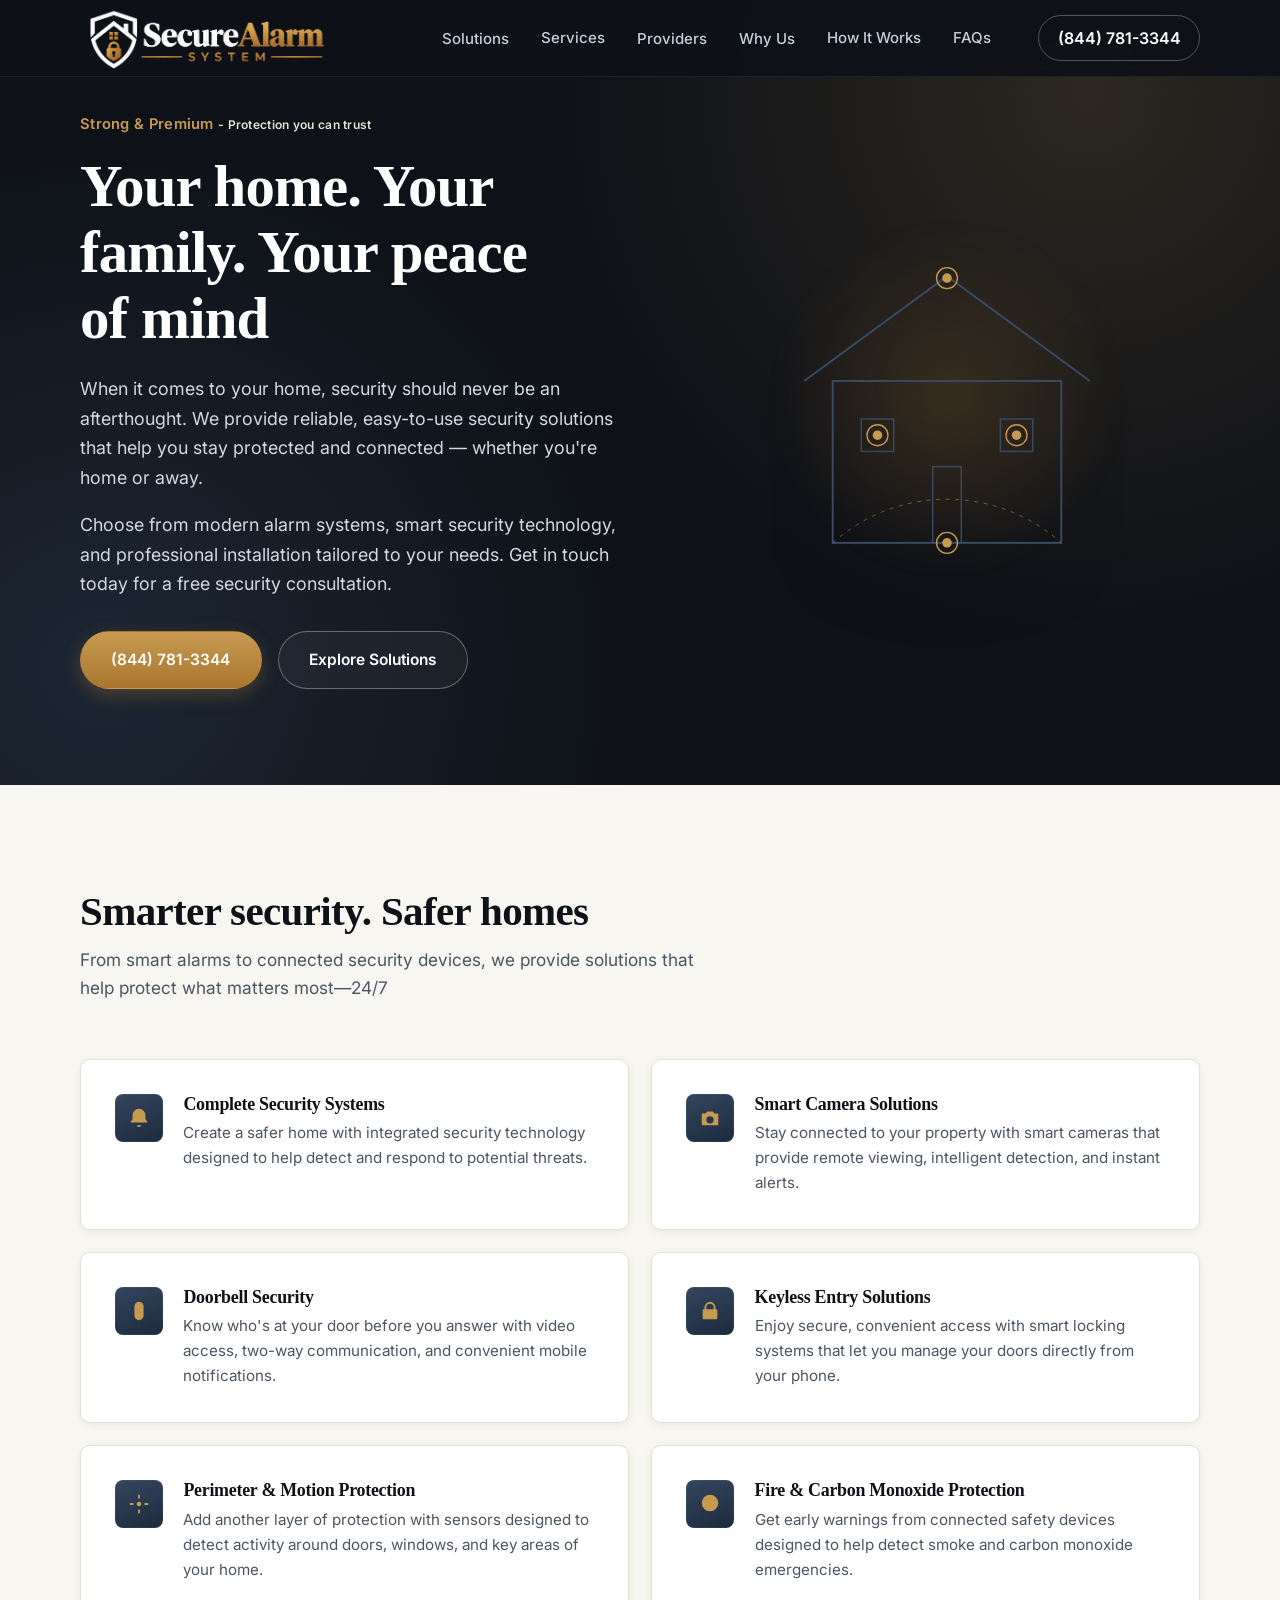
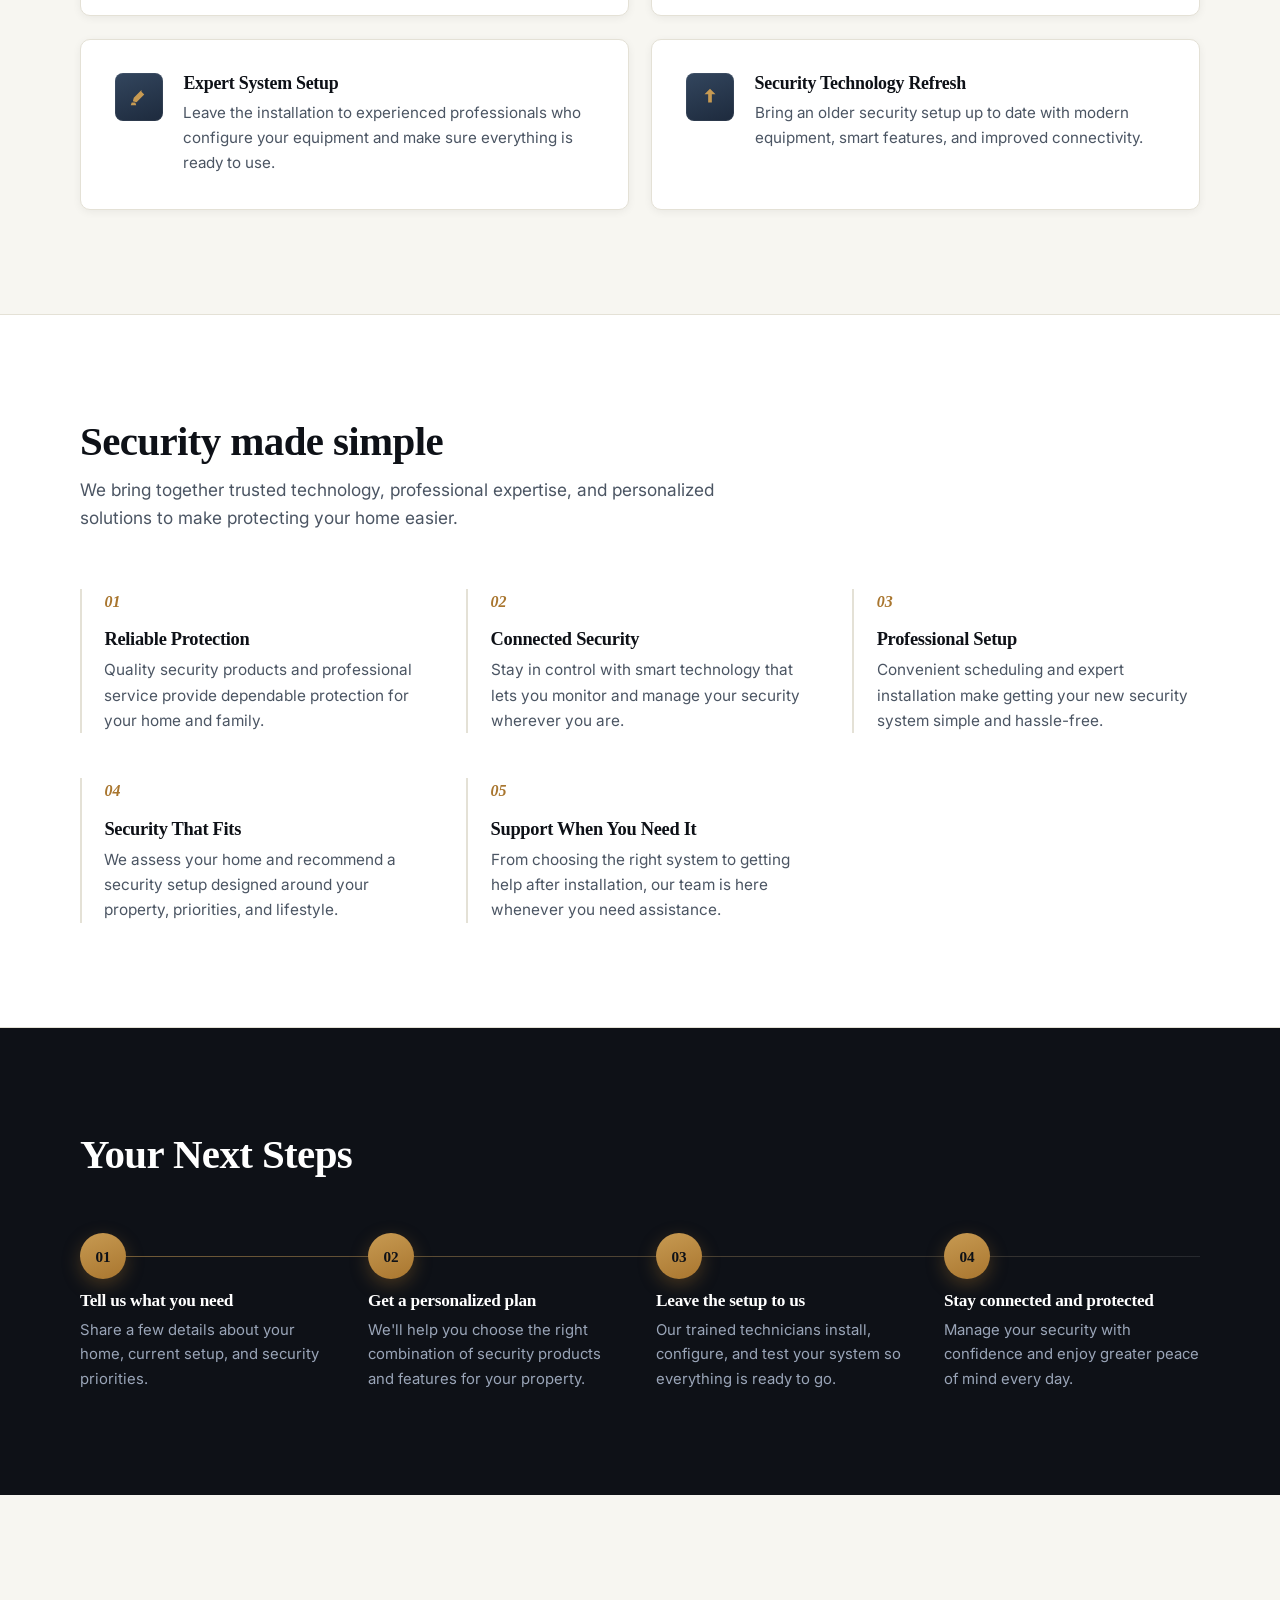
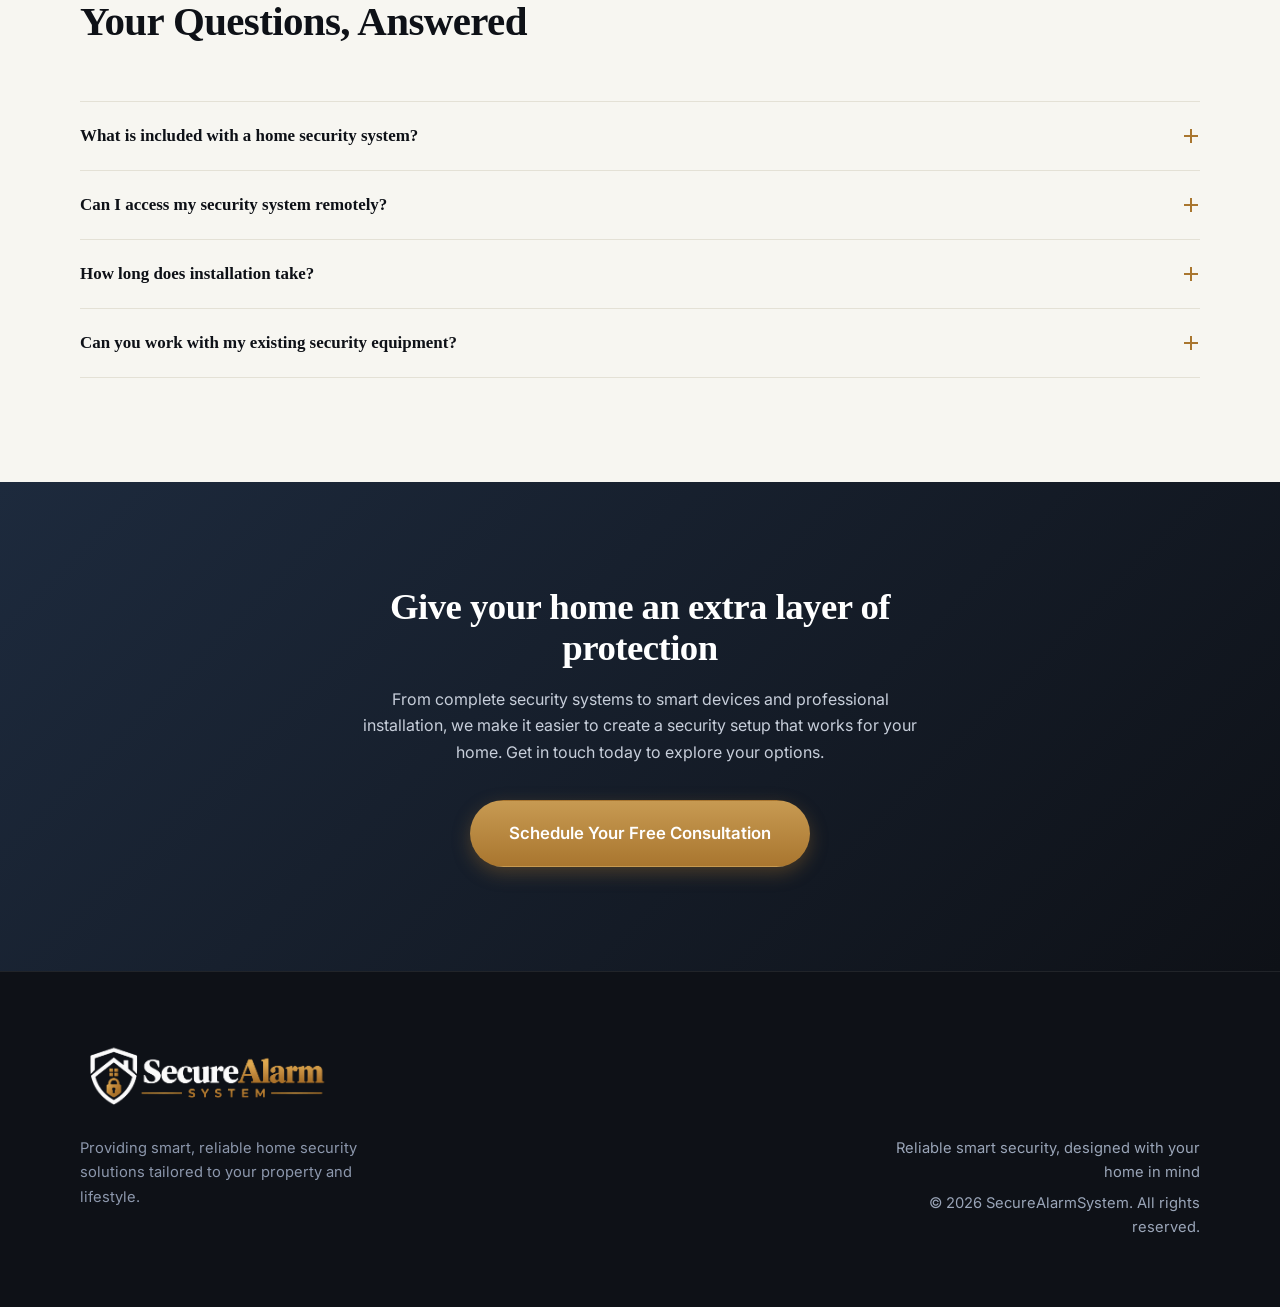
<file: index.html>
<!DOCTYPE html>
<html lang="en">

<head>
  <meta charset="UTF-8">
  <meta name="viewport" content="width=device-width, initial-scale=1.0">
  <title>SecureAlarmSystem | Smart Home Security You Can Count On</title>
  <link rel="preconnect" href="https://fonts.googleapis.com">
  <link rel="preconnect" href="https://fonts.gstatic.com" crossorigin>
  <link
    href="https://fonts.googleapis.com/css2?family=Libre+Franklin:wght@500;700;800&family=Inter:wght@400;500;600&display=swap"
    rel="stylesheet">
  <link rel="stylesheet" href="assets/css/styles.css">
</head>

<body>

  <!-- ============ HEADER ============ -->
  <header class="site-header" id="siteHeader">
    <div class="header-inner">
      <a href="#" class="logo">
        <img src="/assets/images/logo.png" width=250/>
      </a>

      <nav class="main-nav" id="mainNav">
        <ul>
          <li class="has-dropdown">
            <button class="nav-link dropdown-toggle" aria-expanded="false">Solutions</button>
            <ul class="dropdown">
              <li><a href="#alarms">Complete Security Systems</a></li>
              <li><a href="#cameras">Smart Camera Solutions</a></li>
              <li><a href="#doorbell">Doorbell Security</a></li>
              <li><a href="#locks">Keyless Entry Solutions</a></li>
              <li><a href="#sensors">Perimeter &amp; Motion Protection</a></li>
              <li><a href="#smoke">Fire &amp; Carbon Monoxide Protection</a></li>
            </ul>
          </li>
          <li><a class="nav-link" href="services.html">Services</a></li>
          <li class="has-dropdown">
            <button class="nav-link dropdown-toggle" aria-expanded="false">Providers</button>
            <ul class="dropdown">
              <li><a href="brands/adt.html">ADT</a></li>
              <li><a href="brands/vivint.html">Vivint</a></li>
            </ul>
          </li>
          <li class="has-dropdown">
            <button class="nav-link dropdown-toggle" aria-expanded="false">Why Us</button>
            <ul class="dropdown">
              <li><a href="#technology">Smart Technology</a></li>
              <li><a href="#custom">Customized Protection</a></li>
              <li><a href="#support">Customer Support</a></li>
            </ul>
          </li>
          <li><a class="nav-link" href="#how-it-works">How It Works</a></li>
          <li><a class="nav-link" href="#faqs">FAQs</a></li>
        </ul>
      </nav>

      <a href="tel:+18447813344" class="header-phone">(844) 781-3344</a>
      <button class="menu-toggle" id="menuToggle" aria-label="Toggle menu" aria-expanded="false">
        <span></span><span></span><span></span>
      </button>
    </div>
  </header>

  <!-- ============ HERO ============ -->
  <section class="hero">
    <div class="hero-inner">
      <div class="hero-copy">
        <p class="hero-kicker">Strong & Premium <span style="color: var(--line); font-size: 12px;"> - Protection you can
            trust</span></p>
        <h1>Your home. Your family. Your peace of mind</h1>
        <p class="hero-lead">
          When it comes to your home, security should never be an afterthought. We provide reliable, easy-to-use
          security solutions that help you stay protected and connected — whether you're home or away.
        </p>
        <p class="hero-lead">
          Choose from modern alarm systems, smart security technology, and professional installation tailored to your
          needs. Get in touch today for a free security consultation.
        </p>
        <div class="hero-actions">
          <a href="tel:+18447813344" class="btn btn-primary">(844) 781-3344</a>
          <a href="#solutions" class="btn btn-ghost">Explore Solutions</a>
        </div>
      </div>

      <div class="hero-visual" aria-hidden="true">
        <svg viewBox="0 0 420 420" class="house-schematic">
          <!-- roof -->
          <path d="M60 190 L210 80 L360 190" fill="none" stroke="#3A4A63" stroke-width="2" />
          <!-- walls -->
          <rect x="90" y="190" width="240" height="170" fill="none" stroke="#3A4A63" stroke-width="2" />
          <!-- door -->
          <rect x="195" y="280" width="30" height="80" fill="none" stroke="#3A4A63" stroke-width="1.5" />
          <!-- windows -->
          <rect x="120" y="230" width="34" height="34" fill="none" stroke="#3A4A63" stroke-width="1.5" />
          <rect x="266" y="230" width="34" height="34" fill="none" stroke="#3A4A63" stroke-width="1.5" />
          <!-- sensor nodes -->
          <g class="sensor-node" style="--d:0s">
            <circle cx="137" cy="247" r="5" />
            <circle cx="137" cy="247" r="11" class="pulse" />
          </g>
          <g class="sensor-node" style="--d:.4s">
            <circle cx="283" cy="247" r="5" />
            <circle cx="283" cy="247" r="11" class="pulse" />
          </g>
          <g class="sensor-node" style="--d:.8s">
            <circle cx="210" cy="360" r="5" />
            <circle cx="210" cy="360" r="11" class="pulse" />
          </g>
          <g class="sensor-node" style="--d:1.2s">
            <circle cx="210" cy="82" r="5" />
            <circle cx="210" cy="82" r="11" class="pulse" />
          </g>
          <!-- coverage arcs -->
          <path d="M90 360 A180 180 0 0 1 330 360" fill="none" stroke="#C98A33" stroke-width="1" stroke-dasharray="4 6"
            opacity=".6" />
        </svg>
      </div>
    </div>
  </section>

  <!-- ============ SOLUTIONS ============ -->
  <section class="solutions" id="solutions">
    <div class="section-inner">
      <div class="section-head">
        <h2>Smarter security. Safer homes</h2>
        <p>From smart alarms to connected security devices, we provide solutions that help protect what matters
          most—24/7</p>
      </div>

      <ul class="solutions-list">
        <li id="alarms">
          <span class="sol-icon" data-icon="alarm"></span>
          <div>
            <h3>Complete Security Systems</h3>
            <p>Create a safer home with integrated security technology designed to help detect and respond to potential
              threats.</p>
          </div>
        </li>
        <li id="cameras">
          <span class="sol-icon" data-icon="camera"></span>
          <div>
            <h3>Smart Camera Solutions</h3>
            <p>Stay connected to your property with smart cameras that provide remote viewing, intelligent detection,
              and instant alerts.</p>
          </div>
        </li>
        <li id="doorbell">
          <span class="sol-icon" data-icon="doorbell"></span>
          <div>
            <h3>Doorbell Security</h3>
            <p>Know who's at your door before you answer with video access, two-way communication, and convenient mobile
              notifications.</p>
          </div>
        </li>
        <li id="locks">
          <span class="sol-icon" data-icon="lock"></span>
          <div>
            <h3>Keyless Entry Solutions</h3>
            <p>Enjoy secure, convenient access with smart locking systems that let you manage your doors directly from
              your phone.</p>
          </div>
        </li>
        <li id="sensors">
          <span class="sol-icon" data-icon="sensor"></span>
          <div>
            <h3>Perimeter &amp; Motion Protection</h3>
            <p>Add another layer of protection with sensors designed to detect activity around doors, windows, and key
              areas of your home.</p>
          </div>
        </li>
        <li id="smoke">
          <span class="sol-icon" data-icon="smoke"></span>
          <div>
            <h3>Fire &amp; Carbon Monoxide Protection</h3>
            <p>Get early warnings from connected safety devices designed to help detect smoke and carbon monoxide
              emergencies.</p>
          </div>
        </li>
        <li>
          <span class="sol-icon" data-icon="install"></span>
          <div>
            <h3>Expert System Setup</h3>
            <p>Leave the installation to experienced professionals who configure your equipment and make sure everything
              is ready to use.</p>
          </div>
        </li>
        <li>
          <span class="sol-icon" data-icon="upgrade"></span>
          <div>
            <h3>Security Technology Refresh</h3>
            <p>Bring an older security setup up to date with modern equipment, smart features, and improved
              connectivity.</p>
          </div>
        </li>
      </ul>
    </div>
  </section>

  <!-- ============ WHY US ============ -->
  <section class="why-us" id="why-us">
    <div class="section-inner why-inner">
      <div class="section-head">
        <h2>Security made simple</h2>
        <p>We bring together trusted technology, professional expertise, and personalized solutions to make protecting
          your home easier.</p>
      </div>

      <div class="why-grid">
        <div class="why-item">
          <span class="why-index">01</span>
          <h3>Reliable Protection</h3>
          <p>Quality security products and professional service provide dependable protection for your home and family.
          </p>
        </div>
        <div class="why-item" id="technology">
          <span class="why-index">02</span>
          <h3>Connected Security</h3>
          <p>Stay in control with smart technology that lets you monitor and manage your security wherever you are.</p>
        </div>
        <div class="why-item">
          <span class="why-index">03</span>
          <h3>Professional Setup</h3>
          <p>Convenient scheduling and expert installation make getting your new security system simple and hassle-free.
          </p>
        </div>
        <div class="why-item" id="custom">
          <span class="why-index">04</span>
          <h3>Security That Fits</h3>
          <p>We assess your home and recommend a security setup designed around your property, priorities, and
            lifestyle.</p>
        </div>
        <div class="why-item" id="support">
          <span class="why-index">05</span>
          <h3>Support When You Need It</h3>
          <p>From choosing the right system to getting help after installation, our team is here whenever you need
            assistance.</p>
        </div>
      </div>
    </div>
  </section>

  <!-- ============ HOW IT WORKS ============ -->
  <section class="how-it-works" id="how-it-works">
    <div class="section-inner">
      <div class="section-head light">
        <h2>Your Next Steps</h2>
      </div>

      <ol class="timeline">
        <li>
          <span class="tl-num">01</span>
          <div>
            <h3>Tell us what you need</h3>
            <p>Share a few details about your home, current setup, and security priorities.</p>
          </div>
        </li>
        <li>
          <span class="tl-num">02</span>
          <div>
            <h3>Get a personalized plan</h3>
            <p>We'll help you choose the right combination of security products and features for your property.</p>
          </div>
        </li>
        <li>
          <span class="tl-num">03</span>
          <div>
            <h3>Leave the setup to us</h3>
            <p>Our trained technicians install, configure, and test your system so everything is ready to go.</p>
          </div>
        </li>
        <li>
          <span class="tl-num">04</span>
          <div>
            <h3>Stay connected and protected</h3>
            <p>Manage your security with confidence and enjoy greater peace of mind every day.</p>
          </div>
        </li>
      </ol>
    </div>
  </section>

  <!-- ============ FAQ ============ -->
  <section class="faqs" id="faqs">
    <div class="section-inner">
      <div class="section-head">
        <h2>Your Questions, Answered</h2>
      </div>

      <div class="accordion" id="faqAccordion">
        <div class="accordion-item">
          <button class="accordion-trigger" aria-expanded="false">
            <span>What is included with a home security system?</span>
            <span class="accordion-icon"></span>
          </button>
          <div class="accordion-panel">
            <p>Security packages can include alarms, cameras, sensors, smart locks, and other connected devices based on
              your home's needs.</p>
          </div>
        </div>
        <div class="accordion-item">
          <button class="accordion-trigger" aria-expanded="false">
            <span>Can I access my security system remotely?</span>
            <span class="accordion-icon"></span>
          </button>
          <div class="accordion-panel">
            <p>Yes. Compatible systems can connect to your smartphone, allowing you to check your security status and
              receive notifications while you're away.</p>
          </div>
        </div>
        <div class="accordion-item">
          <button class="accordion-trigger" aria-expanded="false">
            <span>How long does installation take?</span>
            <span class="accordion-icon"></span>
          </button>
          <div class="accordion-panel">
            <p>Installation time depends on the size and complexity of your system. Our technicians will make sure your
              equipment is properly installed, configured, and tested.</p>
          </div>
        </div>
        <div class="accordion-item">
          <button class="accordion-trigger" aria-expanded="false">
            <span>Can you work with my existing security equipment?</span>
            <span class="accordion-icon"></span>
          </button>
          <div class="accordion-panel">
            <p>In many cases, existing equipment can be upgraded or integrated with newer security technology. We'll
              assess your current setup and recommend the best options.</p>
          </div>
        </div>
      </div>
    </div>
  </section>

  <!-- ============ CTA ============ -->
  <section class="cta">
    <div class="section-inner cta-inner">
      <h2>Give your home an extra layer of protection</h2>
      <p>From complete security systems to smart devices and professional installation, we make it easier to create a
        security setup that works for your home. Get in touch today to explore your options.</p>
      <a href="tel:+18447813344" class="btn btn-primary btn-large">Schedule Your Free Consultation</a>
    </div>
  </section>

  <!-- ============ FOOTER ============ -->
  <footer class="site-footer">
    <div class="section-inner footer-inner">
      <a href="#" class="logo footer-logo"><img src="/assets/images/logo.png" width="250"/></a>
      <div class="parent">
        <div>
          <p>Providing smart, reliable home security solutions tailored to your property and lifestyle.</p>
        </div>
        <div class="footer-tagline">
          <p>Reliable smart security, designed with your home in mind</p>
          <p class="footer-copy">&copy; 2026 SecureAlarmSystem. All rights reserved.</p>
        </div>
      </div>
    </div>
  </footer>

  <button id="backToTop" class="back-to-top" aria-label="Back to top">&uarr;</button>

  <script src="https://code.jquery.com/jquery-3.7.1.min.js"></script>
  <script src="assets/js/script.js"></script>
</body>

</html>
</file>
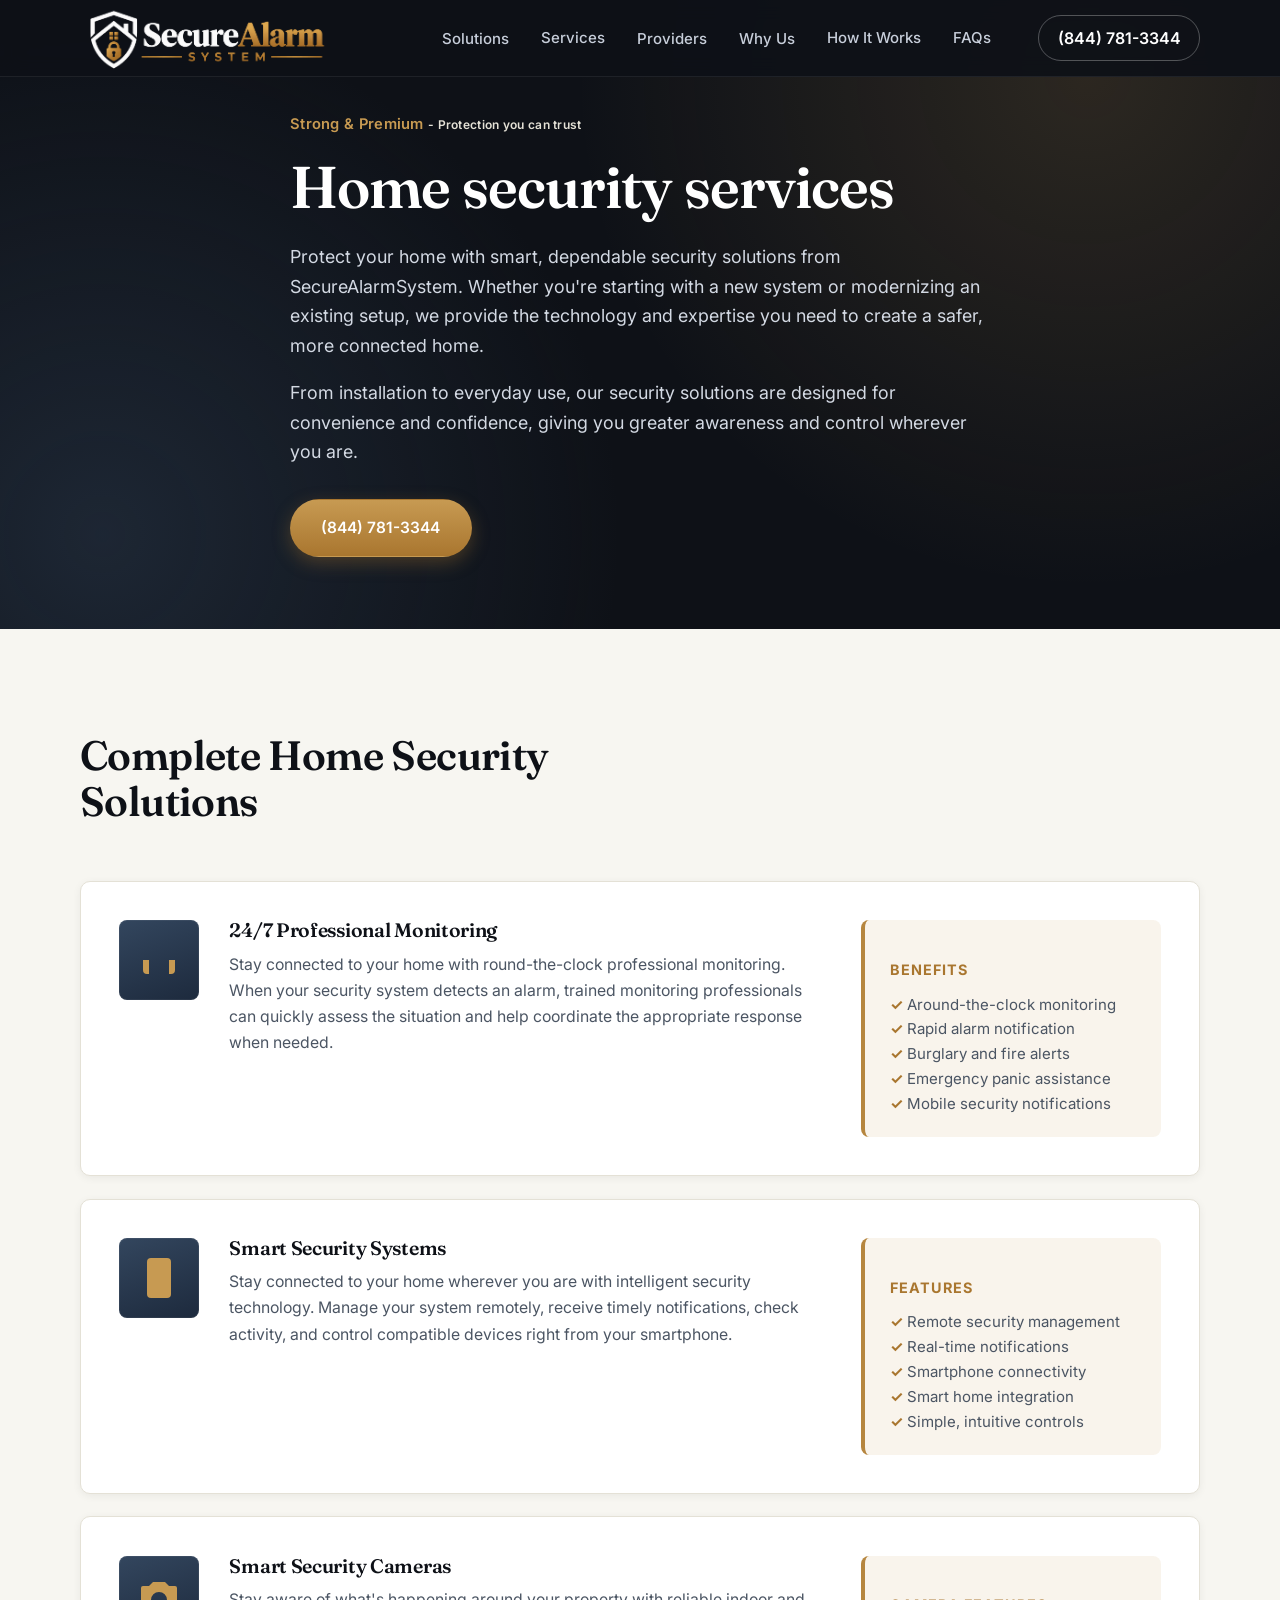
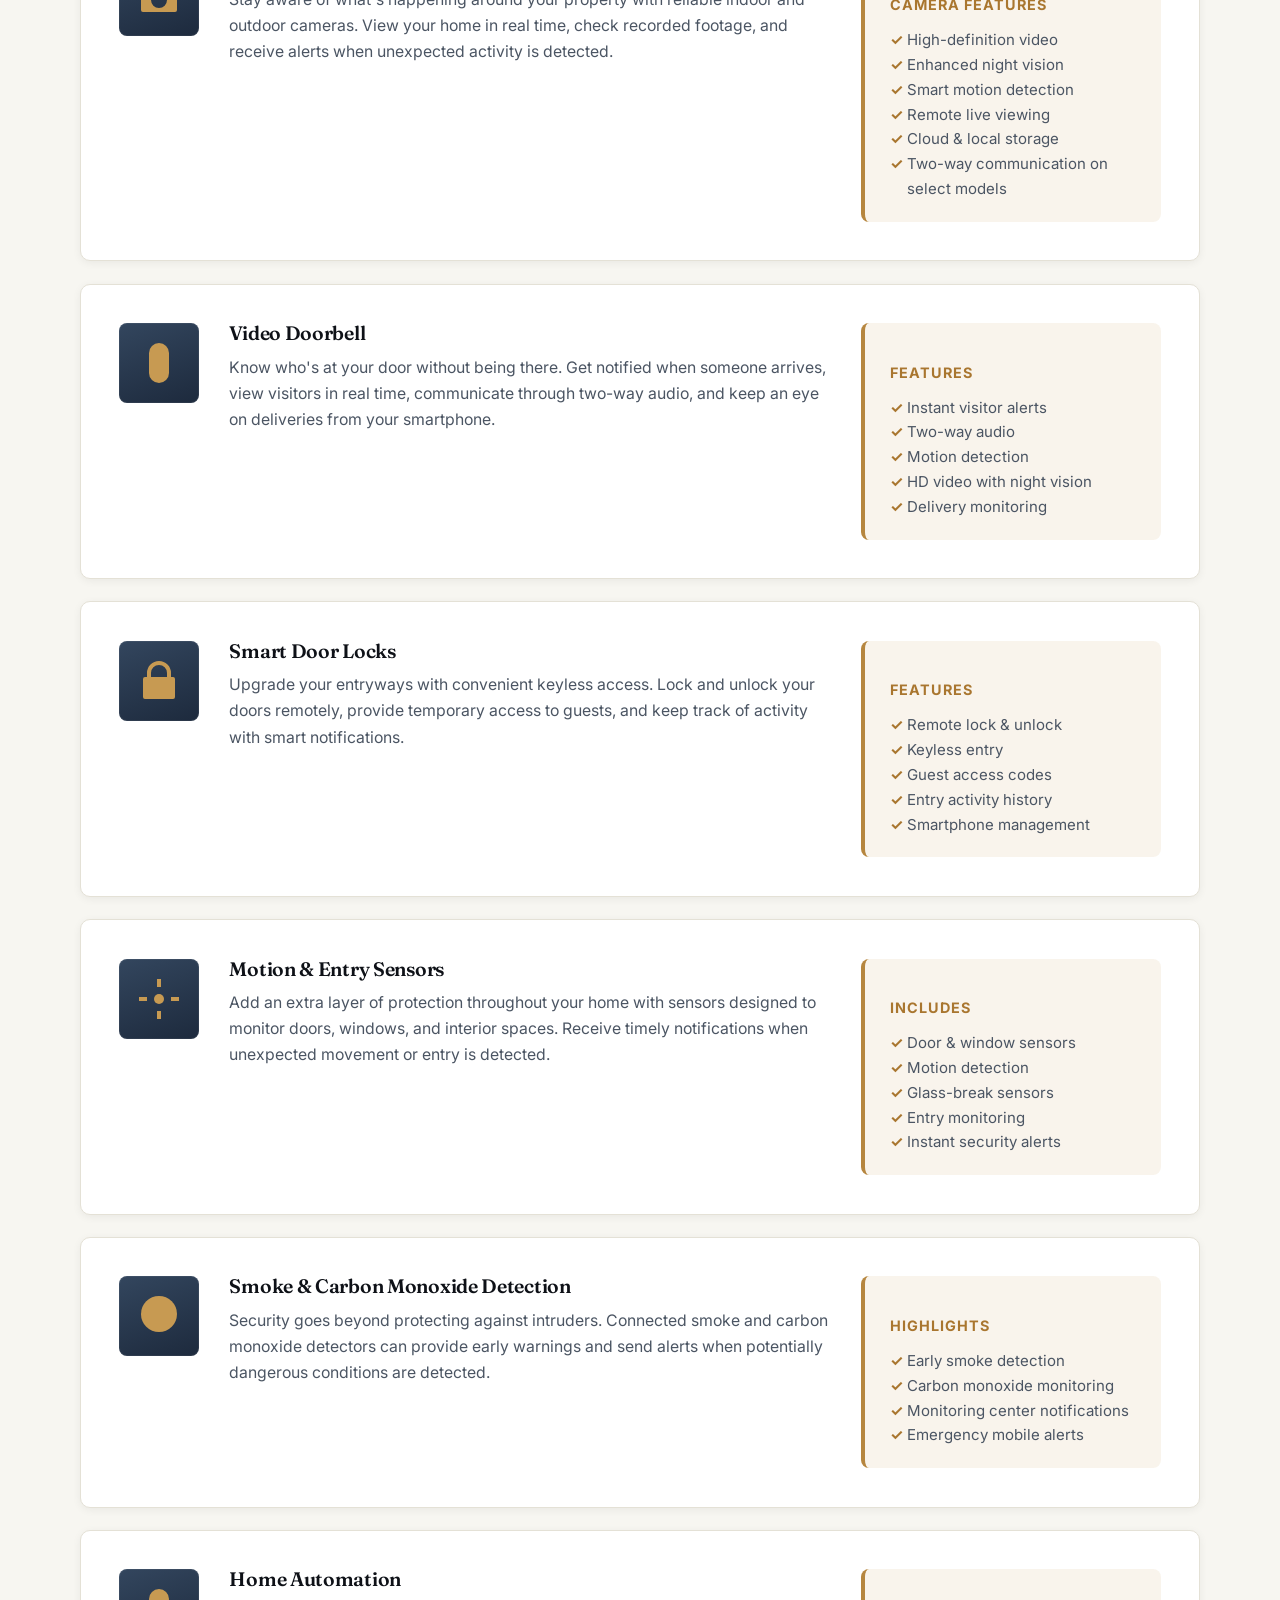
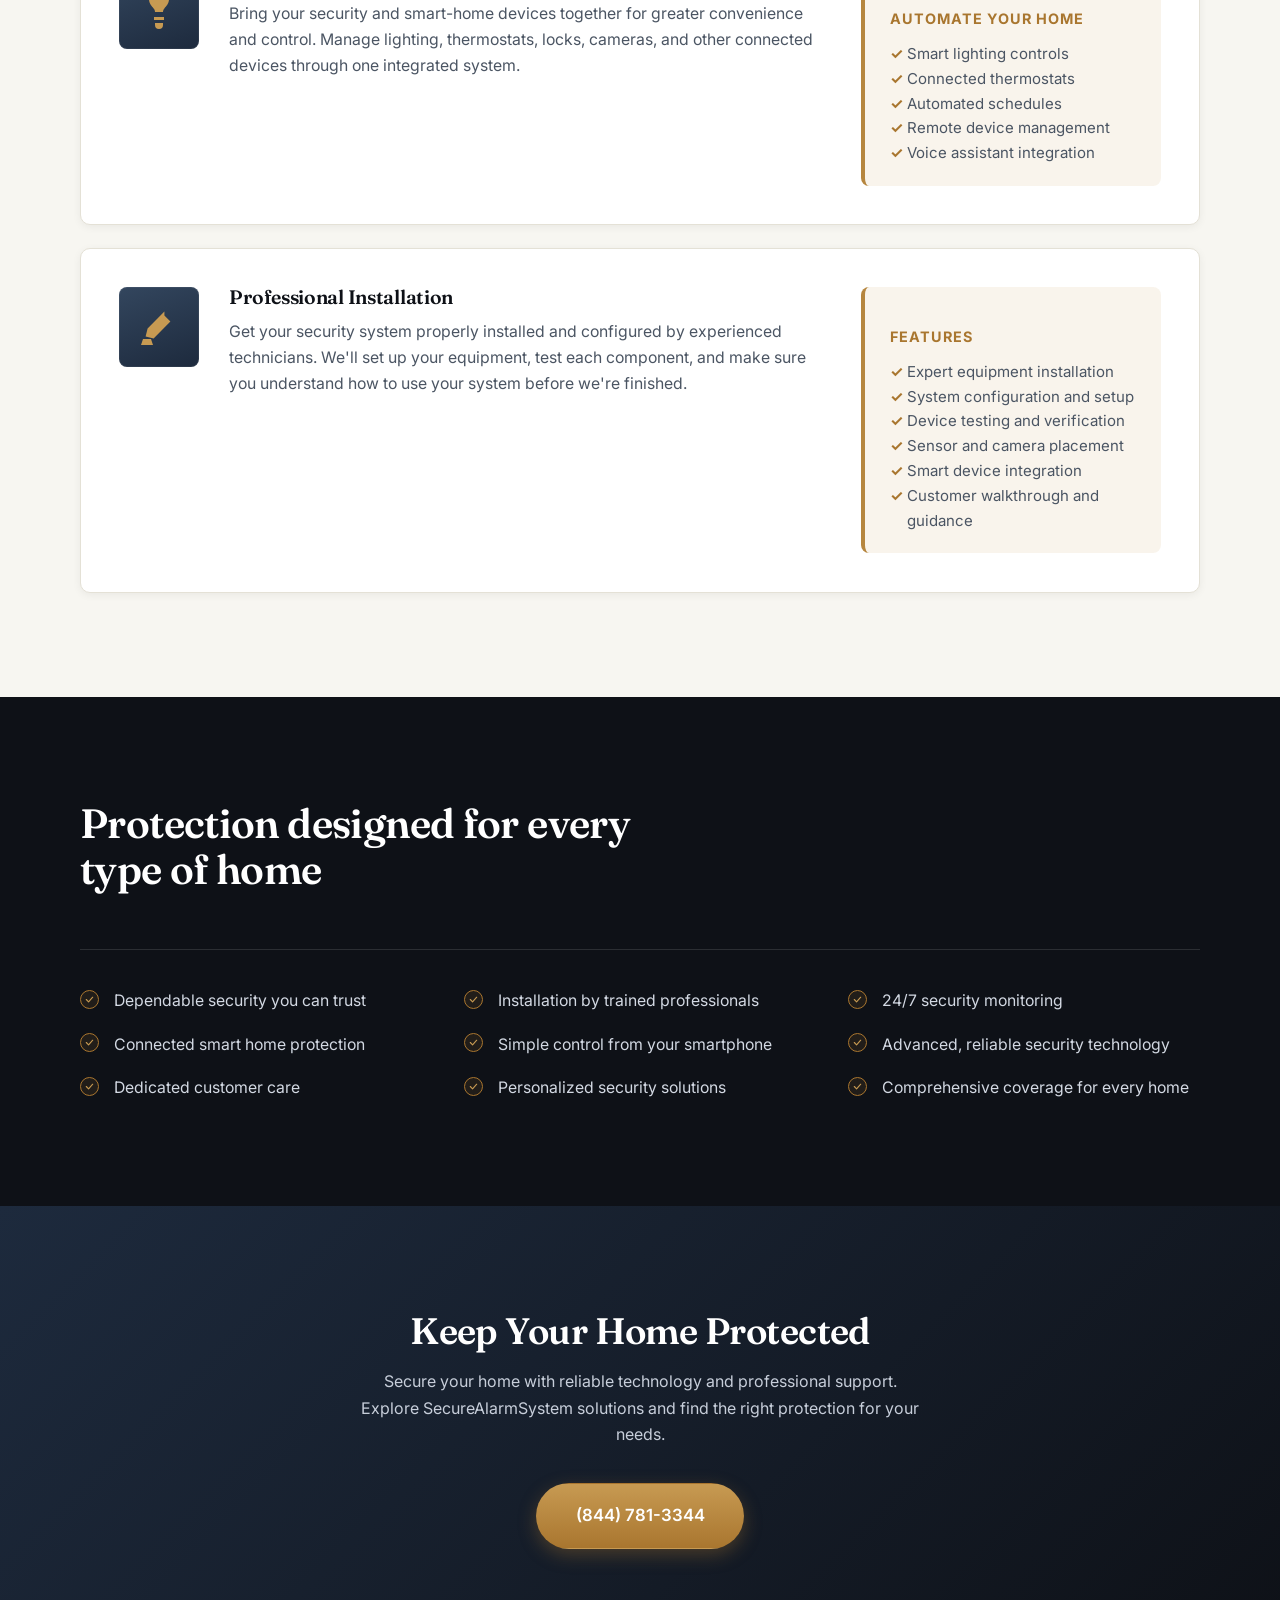
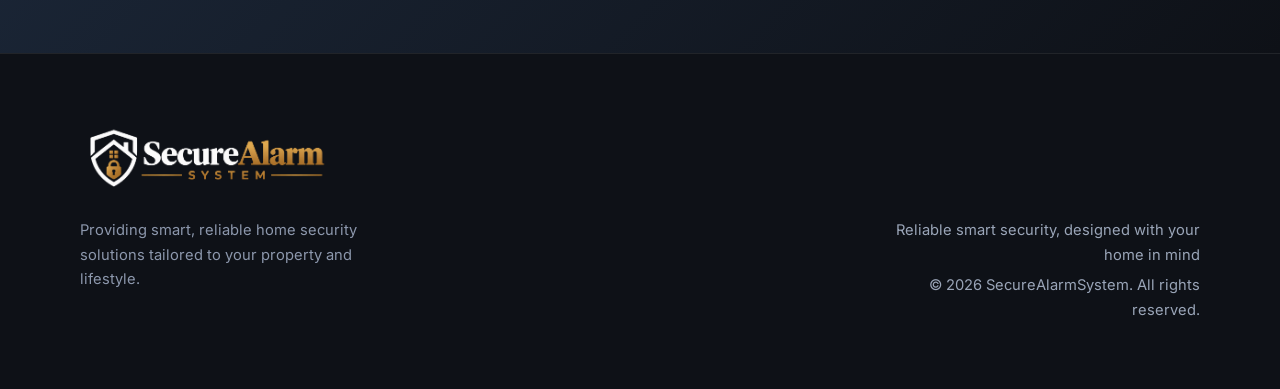
<file: services.html>
<!DOCTYPE html>
<html lang="en">

<head>
  <meta charset="UTF-8">
  <meta name="viewport" content="width=device-width, initial-scale=1.0">
  <title>Home Security Services | SecureAlarmSystem</title>
  <link rel="preconnect" href="https://fonts.googleapis.com">
  <link rel="preconnect" href="https://fonts.gstatic.com" crossorigin>
  <link
    href="https://fonts.googleapis.com/css2?family=Fraunces:opsz,wght@9..144,500;9..144,600;9..144,700;9..144,900&family=Inter:wght@400;500;600;700&display=swap"
    rel="stylesheet">
  <link rel="stylesheet" href="assets/css/styles.css">
</head>

<body>

  <!-- ============ HEADER ============ -->
  <header class="site-header" id="siteHeader">
    <div class="header-inner">
      <a href="index.html" class="logo">
        <img src="/assets/images/logo.png" width=250/>
      </a>

      <nav class="main-nav" id="mainNav">
        <ul>
          <li class="has-dropdown">
            <button class="nav-link dropdown-toggle" aria-expanded="false">Solutions</button>
            <ul class="dropdown">
              <li><a href="index.html#alarms">Complete Security Systems</a></li>
              <li><a href="index.html#cameras">Smart Camera Solutions</a></li>
              <li><a href="index.html#doorbell">Doorbell Security</a></li>
              <li><a href="index.html#locks">Keyless Entry Solutions</a></li>
              <li><a href="index.html#sensors">Perimeter &amp; Motion Protection</a></li>
              <li><a href="index.html#smoke">Fire &amp; Carbon Monoxide Protection</a></li>
            </ul>
          </li>
          <li><a class="nav-link" href="services.html">Services</a></li>
          <li class="has-dropdown">
            <button class="nav-link dropdown-toggle" aria-expanded="false">Providers</button>
            <ul class="dropdown">
              <li><a href="brands/adt.html">ADT</a></li>
              <li><a href="brands/vivint.html">Vivint</a></li>
            </ul>
          </li>
          <li class="has-dropdown">
            <button class="nav-link dropdown-toggle" aria-expanded="false">Why Us</button>
            <ul class="dropdown">
              <li><a href="index.html#technology">Smart Technology</a></li>
              <li><a href="index.html#custom">Customized Protection</a></li>
              <li><a href="index.html#support">Customer Support</a></li>
            </ul>
          </li>
          <li><a class="nav-link" href="index.html#how-it-works">How It Works</a></li>
          <li><a class="nav-link" href="index.html#faqs">FAQs</a></li>
        </ul>
      </nav>

      <a href="tel:+18447813344" class="header-phone">(844) 781-3344</a>
      <button class="menu-toggle" id="menuToggle" aria-label="Toggle menu" aria-expanded="false">
        <span></span><span></span><span></span>
      </button>
    </div>
  </header>

  <!-- ============ PAGE HERO ============ -->
  <section class="hero hero-compact">
    <div class="hero-inner hero-inner-compact">
      <div class="hero-copy">
        <p class="hero-kicker">Strong & Premium <span style="color: var(--line); font-size: 12px;"> - Protection you can
            trust</span></p>
        <h1>Home security services</h1>
        <p class="hero-lead">
          Protect your home with smart, dependable security solutions from SecureAlarmSystem. Whether you're starting with a
          new system or modernizing an existing setup, we provide the technology and expertise you need to create a
          safer, more connected home.
        </p>
        <p class="hero-lead">
          From installation to everyday use, our security solutions are designed for convenience and confidence, giving
          you greater awareness and control wherever you are.
        </p>
        <div class="hero-actions">
          <a href="tel:+18447813344" class="btn btn-primary">(844) 781-3344</a>
        </div>
      </div>
    </div>
  </section>

  <!-- ============ SERVICES LIST ============ -->
  <section class="services" id="services">
    <div class="section-inner">
      <div class="section-head">
        <h2>Complete Home Security Solutions</h2>
      </div>

      <div class="service-rows">
        <div class="service-row">
          <div class="service-content">
            <span class="service-icon" data-icon="monitoring"></span>
            <div class="service-description">
              <h3>24/7 Professional Monitoring</h3>
              <p>Stay connected to your home with round-the-clock professional monitoring. When your security system
                detects an alarm, trained monitoring professionals can quickly assess the situation and help coordinate
                the appropriate response when needed.</p>
            </div>
            <div class="service-features">
              <p class="service-label">Benefits</p>
              <ul class="feature-list">
                <li>Around-the-clock monitoring</li>
                <li>Rapid alarm notification</li>
                <li>Burglary and fire alerts</li>
                <li>Emergency panic assistance</li>
                <li>Mobile security notifications</li>
              </ul>
            </div>
          </div>
        </div>

        <div class="service-row">
          <div class="service-content">
            <span class="service-icon" data-icon="smart"></span>
            <div class="service-description">
              <h3>Smart Security Systems</h3>
              <p>Stay connected to your home wherever you are with intelligent security technology. Manage your system
                remotely, receive timely notifications, check activity, and control compatible devices right from your
                smartphone.</p>
            </div>
            <div class="service-features">
              <p class="service-label">Features</p>
              <ul class="feature-list">
                <li>Remote security management</li>
                <li>Real-time notifications</li>
                <li>Smartphone connectivity</li>
                <li>Smart home integration</li>
                <li>Simple, intuitive controls</li>
              </ul>
            </div>
          </div>
        </div>

        <div class="service-row">
          <div class="service-content">
            <span class="service-icon" data-icon="camera"></span>
            <div class="service-description">
              <h3>Smart Security Cameras</h3>
              <p>Stay aware of what's happening around your property with reliable indoor and outdoor cameras. View your
                home in real time, check recorded footage, and receive alerts when unexpected activity is detected.</p>
            </div>
            <div class="service-features">
              <p class="service-label">Camera Features</p>
              <ul class="feature-list">
                <li>High-definition video</li>
                <li>Enhanced night vision</li>
                <li>Smart motion detection</li>
                <li>Remote live viewing</li>
                <li>Cloud &amp; local storage</li>
                <li>Two-way communication on select models</li>
              </ul>
            </div>
          </div>
        </div>

        <div class="service-row">
          <div class="service-content">
            <span class="service-icon" data-icon="doorbell"></span>
            <div class="service-description">
              <h3>Video Doorbell</h3>
              <p>Know who's at your door without being there. Get notified when someone arrives, view visitors in real
                time, communicate through two-way audio, and keep an eye on deliveries from your smartphone.</p>

            </div>
            <div class="service-features">
              <p class="service-label">Features</p>
              <ul class="feature-list">
                <li>Instant visitor alerts</li>
                <li>Two-way audio</li>
                <li>Motion detection</li>
                <li>HD video with night vision</li>
                <li>Delivery monitoring</li>
              </ul>
            </div>

          </div>
        </div>

        <div class="service-row">
          <div class="service-content">
            <span class="service-icon" data-icon="lock"></span>
            <div class="service-description">
              <h3>Smart Door Locks</h3>
              <p>Upgrade your entryways with convenient keyless access. Lock and unlock your doors remotely, provide
                temporary access to guests, and keep track of activity with smart notifications.</p>

            </div>
            <div class="service-features">
              <p class="service-label">Features</p>
              <ul class="feature-list">
                <li>Remote lock &amp; unlock</li>
                <li>Keyless entry</li>
                <li>Guest access codes</li>
                <li>Entry activity history</li>
                <li>Smartphone management</li>
              </ul>
            </div>
          </div>
        </div>

        <div class="service-row">
          <div class="service-content">
            <span class="service-icon" data-icon="sensor"></span>
            <div class="service-description">
              <h3>Motion &amp; Entry Sensors</h3>
              <p>Add an extra layer of protection throughout your home with sensors designed to monitor doors, windows,
                and interior spaces. Receive timely notifications when unexpected movement or entry is detected.</p>
            </div>
            <div class="service-features">
              <p class="service-label">Includes</p>
              <ul class="feature-list">
                <li>Door &amp; window sensors</li>
                <li>Motion detection</li>
                <li>Glass-break sensors</li>
                <li>Entry monitoring</li>
                <li>Instant security alerts</li>
              </ul>
            </div>
          </div>
        </div>

        <div class="service-row">
          <div class="service-content">
            <span class="service-icon" data-icon="smoke"></span>
            <div class="service-description">
              <h3>Smoke &amp; Carbon Monoxide Detection</h3>
              <p>Security goes beyond protecting against intruders. Connected smoke and carbon monoxide detectors can
                provide early warnings and send alerts when potentially dangerous conditions are detected.</p>
            </div>
            <div class="service-features">
              <p class="service-label">Highlights</p>
              <ul class="feature-list">
                <li>Early smoke detection</li>
                <li>Carbon monoxide monitoring</li>
                <li>Monitoring center notifications</li>
                <li>Emergency mobile alerts</li>
              </ul>
            </div>
          </div>
        </div>

        <div class="service-row">
          <div class="service-content">
            <span class="service-icon" data-icon="automation"></span>
            <div class="service-description">

              <h3>Home Automation</h3>
              <p>Bring your security and smart-home devices together for greater convenience and control. Manage
                lighting,
                thermostats, locks, cameras, and other connected devices through one integrated system.</p>
            </div>
            <div class="service-features">
              <p class="service-label">Automate Your Home</p>
              <ul class="feature-list">
                <li>Smart lighting controls</li>
                <li>Connected thermostats</li>
                <li>Automated schedules</li>
                <li>Remote device management</li>
                <li>Voice assistant integration</li>
              </ul>
            </div>
          </div>
        </div>

        <div class="service-row">
          <div class="service-content">
            <span class="service-icon" data-icon="install"></span>
            <div class="service-description">

              <h3>Professional Installation</h3>
              <p>Get your security system properly installed and configured by experienced technicians. We'll set up
                your
                equipment, test each component, and make sure you understand how to use your system before we're
                finished.
              </p>
            </div>
            <div class="service-features">
              <p class="service-label">Features</p>
              <ul class="feature-list">
                <li>Expert equipment installation</li>
                <li>System configuration and setup</li>
                <li>Device testing and verification</li>
                <li>Sensor and camera placement</li>
                <li>Smart device integration</li>
                <li>Customer walkthrough and guidance</li>
              </ul>
            </div>
          </div>
        </div>

      </div>
    </div>
  </section>

  <!-- ============ WHY CHOOSE ============ -->
  <section class="why-choose">
    <div class="section-inner">
      <div class="section-head light">
        <h2>Protection designed for every type of home</h2>
      </div>

      <ul class="checklist">
        <li>Dependable security you can trust</li>
        <li>Installation by trained professionals</li>
        <li>24/7 security monitoring</li>
        <li>Connected smart home protection</li>
        <li>Simple control from your smartphone</li>
        <li>Advanced, reliable security technology</li>
        <li>Dedicated customer care</li>
        <li>Personalized security solutions</li>
        <li>Comprehensive coverage for every home</li>
      </ul>
    </div>
  </section>

  <!-- ============ CTA ============ -->
  <section class="cta">
    <div class="section-inner cta-inner">
      <h2>Keep Your Home Protected</h2>
      <p>Secure your home with reliable technology and professional support. Explore SecureAlarmSystem solutions and find
        the right protection for your needs.</p>
      <a href="tel:+18447813344" class="btn btn-primary btn-large">(844) 781-3344</a>
    </div>
  </section>

  <!-- ============ FOOTER ============ -->
  <footer class="site-footer">
    <div class="section-inner footer-inner">
      <a href="#" class="logo footer-logo"><img src="/assets/images/logo.png" width="250"/></a>
      <div class="parent">
        <div>
          <p>Providing smart, reliable home security solutions tailored to your property and lifestyle.</p>
        </div>
        <div class="footer-tagline">
          <p>Reliable smart security, designed with your home in mind</p>
          <p class="footer-copy">&copy; 2026 SecureAlarmSystem. All rights reserved.</p>
        </div>
      </div>
    </div>
  </footer>

  <button id="backToTop" class="back-to-top" aria-label="Back to top">&uarr;</button>

  <script src="https://code.jquery.com/jquery-3.7.1.min.js"></script>
  <script src="assets/js/script.js"></script>
</body>

</html>
</file>
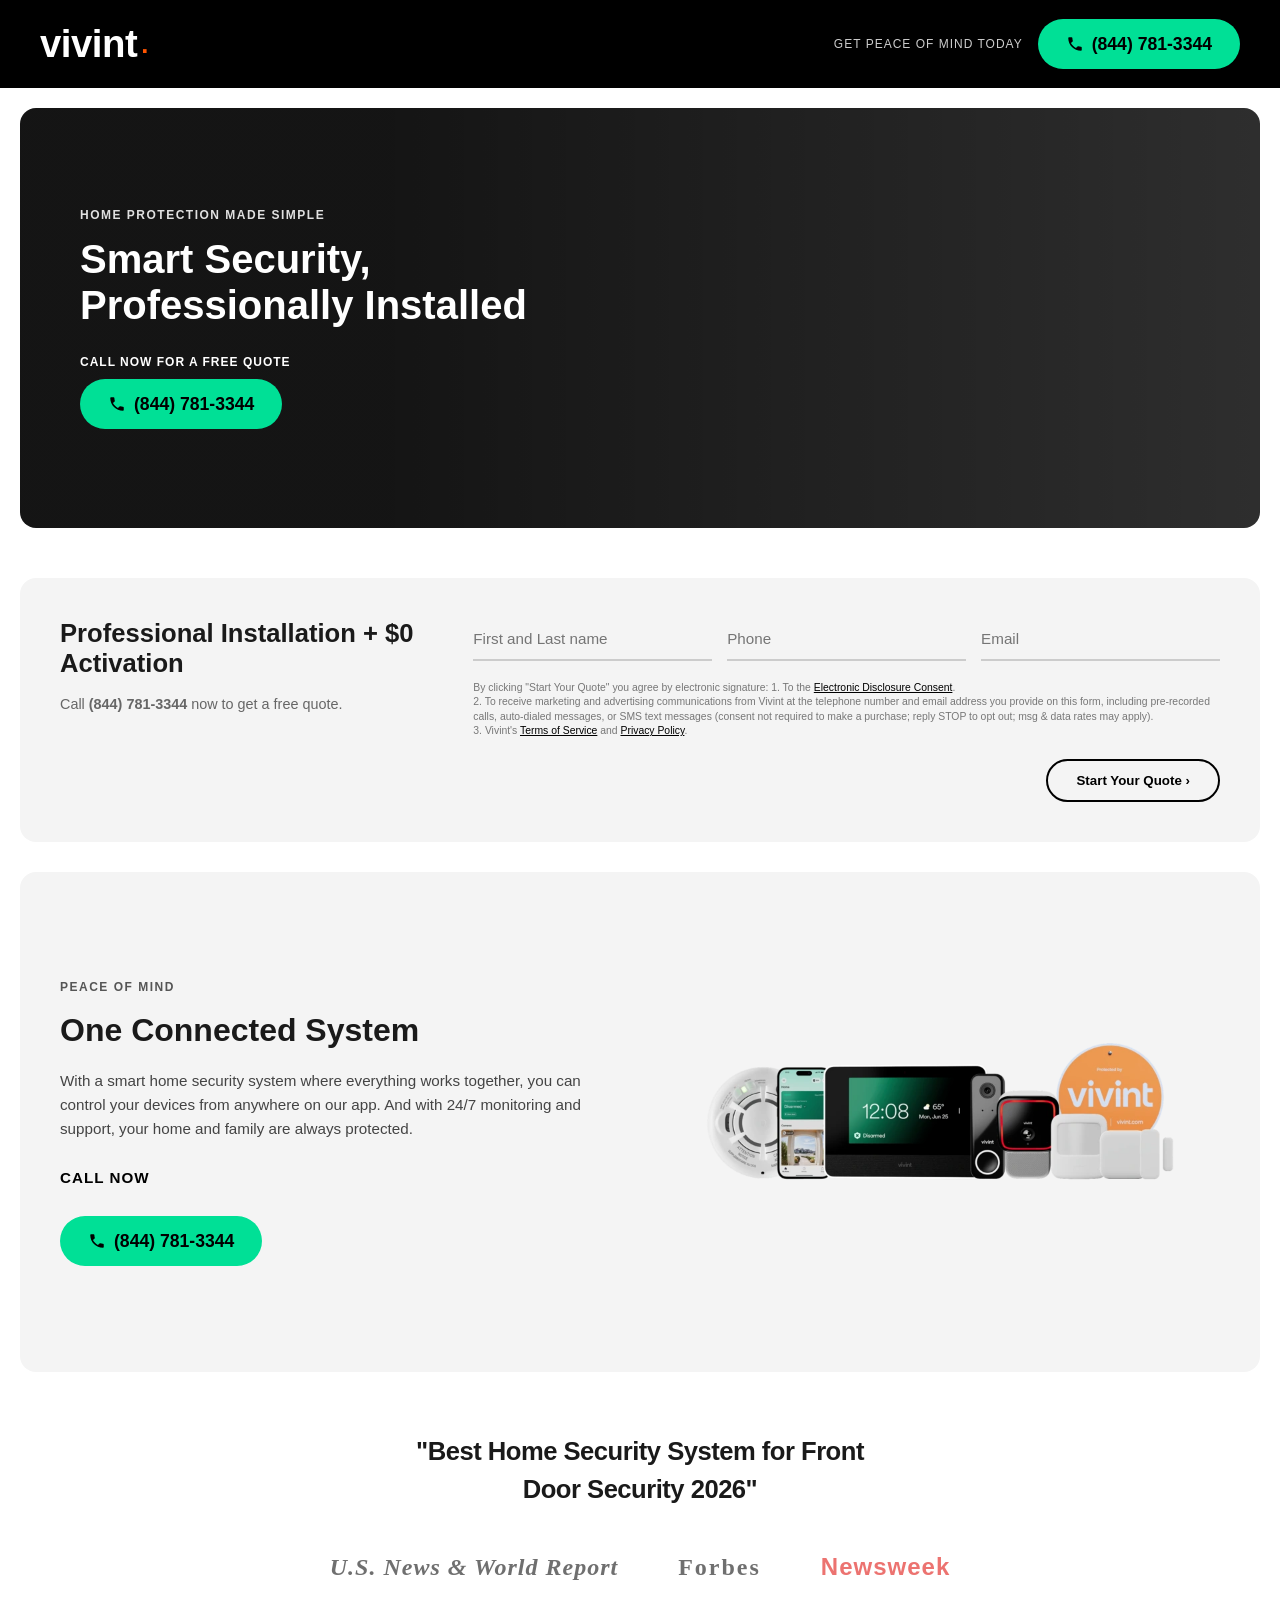
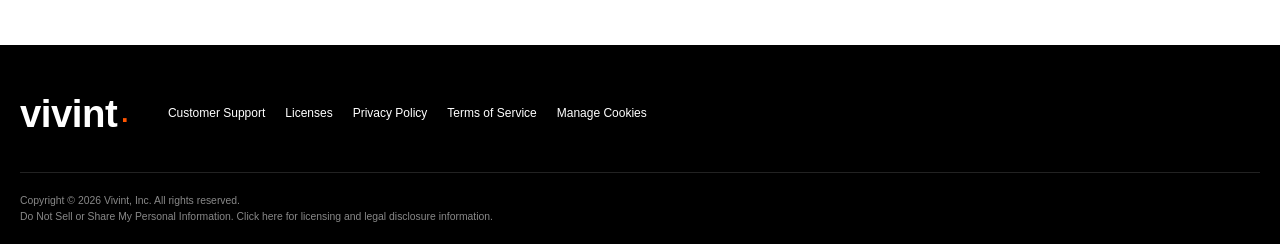
<file: brands/vivint.html>
<html lang="en"><head>
    <meta charset="UTF-8">
    <meta name="viewport" content="width=device-width, initial-scale=1.0">
    <title>Vivint - Smart Security, Professionally Installed</title>
    <link rel="stylesheet" href="../assets/css/vinit_styles.css">
</head>
<body>

    <!-- Header -->
    <header>
        <div class="logo">
            vivint<span>.</span>
        </div>
        <div class="header-cta">
            <span class="tagline">Get Peace of Mind Today</span>
            <a href="tel:+18447813344" class="btn-green">
                <svg width="18" height="18" viewBox="0 0 24 24" fill="currentColor"><path d="M6.62 10.79c1.44 2.83 3.76 5.14 6.59 6.59l2.2-2.2c.27-.27.67-.36 1.02-.24 1.12.37 2.33.57 3.57.57.55 0 1 .45 1 1V20c0 .55-.45 1-1 1-9.39 0-17-7.61-17-17 0-.55.45-1 1-1h3.5c.55 0 1 .45 1 1 0 1.25.2 2.45.57 3.57.11.35.03.74-.25 1.02l-2.2 2.2z"></path></svg>
                (844) 781-3344
            </a>
        </div>
    </header>

    <div class="container">
        <!-- Hero Section -->
        <section class="hero-section">
            <div class="hero-card">
                <div class="hero-content">
                    <p class="hero-subtitle">Home Protection Made Simple</p>
                    <h1 class="hero-title">Smart Security, Professionally Installed</h1>
                    <p class="call-text">Call Now for a Free Quote</p>
                    <a href="tel:+18447813344" class="btn-green">
                        <svg width="18" height="18" viewBox="0 0 24 24" fill="currentColor"><path d="M6.62 10.79c1.44 2.83 3.76 5.14 6.59 6.59l2.2-2.2c.27-.27.67-.36 1.02-.24 1.12.37 2.33.57 3.57.57.55 0 1 .45 1 1V20c0 .55-.45 1-1 1-9.39 0-17-7.61-17-17 0-.55.45-1 1-1h3.5c.55 0 1 .45 1 1 0 1.25.2 2.45.57 3.57.11.35.03.74-.25 1.02l-2.2 2.2z"></path></svg>
                        (844) 781-3344
                    </a>
                </div>
            </div>
        </section>

        <!-- Lead Form Section -->
        <section class="form-section">
            <div class="form-grid">
                <div class="form-info">
                    <h2>Professional Installation + $0 Activation</h2>
                    <p>Call <strong>(844) 781-3344</strong> now to get a free quote.</p>
                </div>
                <form class="quote-form" onsubmit="event.preventDefault();">
                    <div class="input-row">
                        <div class="form-group">
                            <input type="text" placeholder="First and Last name" required="">
                        </div>
                        <div class="form-group">
                            <input type="tel" placeholder="Phone" required="">
                        </div>
                        <div class="form-group">
                            <input type="email" placeholder="Email" required="">
                        </div>
                    </div>
                    <div class="disclaimer-text">
                        By clicking "Start Your Quote" you agree by electronic signature: 
                        1. To the <a href="#">Electronic Disclosure Consent</a>.<br>
                        2. To receive marketing and advertising communications from Vivint at the telephone number and email address you provide on this form, including pre-recorded calls, auto-dialed messages, or SMS text messages (consent not required to make a purchase; reply STOP to opt out; msg &amp; data rates may apply).<br>
                        3. Vivint's <a href="#">Terms of Service</a> and <a href="#">Privacy Policy</a>.
                    </div>
                    <div class="form-actions">
                        <button type="submit" class="btn-outline">Start Your Quote ›</button>
                    </div>
                </form>
            </div>
        </section>

        <!-- One Connected System Section -->
        <section class="system-section">
            <div class="system-grid">
                <div class="system-info">
                    <h3>Peace of Mind</h3>
                    <h2>One Connected System</h2>
                    <p>With a smart home security system where everything works together, you can control your devices from anywhere on our app. And with 24/7 monitoring and support, your home and family are always protected.</p>
                    <p class="call-text" style="color: #000;">CALL NOW</p>
                    <a href="tel:+18447813344" class="btn-green">
                        <svg width="18" height="18" viewBox="0 0 24 24" fill="currentColor"><path d="M6.62 10.79c1.44 2.83 3.76 5.14 6.59 6.59l2.2-2.2c.27-.27.67-.36 1.02-.24 1.12.37 2.33.57 3.57.57.55 0 1 .45 1 1V20c0 .55-.45 1-1 1-9.39 0-17-7.61-17-17 0-.55.45-1 1-1h3.5c.55 0 1 .45 1 1 0 1.25.2 2.45.57 3.57.11.35.03.74-.25 1.02l-2.2 2.2z"></path></svg>
                        (844) 781-3344
                    </a>
                </div>
                <div class="system-image">
                    <!-- Clean SVG representation of Vivint Hub + Devices line-up -->
                   <img src="../assets/images/vivint.webp" class="for_imgnew">
                </div>
            </div>
        </section>

        <!-- Endorsements Section -->
        <section class="endorsements">
            <h2>"Best Home Security System for Front<br>Door Security 2026"</h2>
            <div class="logo-row">
                <div class="logo-item" style="font-family: 'Times New Roman', serif; font-style: italic;">U.S. News &amp; World Report</div>
                <div class="logo-item" style="font-family: serif; font-weight: 900; letter-spacing: 2px;">Forbes</div>
                <div class="logo-item" style="font-family: sans-serif; font-weight: 800; color: #e53935;">Newsweek</div>
            </div>
        </section>
    </div>

    <!-- Footer -->
    <footer>
        <div class="container">
            <div class="footer-nav">
                <div class="logo">vivint<span>.</span></div>
                <a href="#">Customer Support</a>
                <a href="#">Licenses</a>
                <a href="#">Privacy Policy</a>
                <a href="#">Terms of Service</a>
                <a href="#">Manage Cookies</a>
            </div>
            <div class="footer-legal">
                <p>Copyright © 2026 Vivint, Inc. All rights reserved.</p>
                <p>Do Not Sell or Share My Personal Information. Click here for licensing and legal disclosure information.</p>
            </div>
        </div>
    </footer>


</body></html>
</file>
<file: assets/css/styles.css>
/* =========================================================
   HomeSafeAlarm — stylesheet
   Palette (premium, product-brand direction):
     --ink       #0E1117  (obsidian — dark sections/text)
     --ink-2     #171B24  (raised panel on obsidian)
     --steel     #1D2A3D  (deep graphite-blue — brand dark)
     --steel-2   #33465E  (illustration line blue)
     --brass     #A9762F  (signature accent — metal/vault, not a stock orange)
     --brass-lt  #C79A52  (accent hover / gradient highlight)
     --paper     #F7F6F1  (warm bone background)
     --line      #E4E1D6  (hairline borders on paper)
     --slate     #4B5563  (body text)
   Type:
     Display/headings: 'Fraunces' (optical-size serif — confident, editorial)
     Body / UI:         'Inter'
   Edit the :root variables below to re-theme the whole site.
   ========================================================= */

:root {
  --ink: #0E1117;
  --ink-2: #171B24;
  --steel: #1D2A3D;
  --steel-2: #33465E;
  --brass: #A9762F;
  --brass-lt: #C79A52;
  --paper: #F7F6F1;
  --line: #E4E1D6;
  --slate: #4B5563;
  --white: #FFFFFF;

  /* legacy aliases kept so every component below still resolves */
  --amber: var(--brass);
  --amber-dark: #8E6226;

  --font-head: 'Fraunces', Georgia, serif;
  --font-body: 'Inter', Arial, sans-serif;

  --max-w: 1200px;
  --radius: 10px;
  --radius-sm: 8px;
  --radius-pill: 999px;

  --shadow-sm: 0 2px 8px rgba(14, 17, 23, .06);
  --shadow-md: 0 12px 32px rgba(14, 17, 23, .10);
  --shadow-lg: 0 24px 60px rgba(14, 17, 23, .20);
}

*,
*::before,
*::after {
  box-sizing: border-box;
}

html {
  scroll-behavior: smooth;
}

body {
  margin: 0;
  font-family: var(--font-body);
  color: var(--slate);
  background: var(--paper);
  line-height: 1.65;
  -webkit-font-smoothing: antialiased;
}

h1,
h2,
h3 {
  font-family: var(--font-head);
  font-optical-sizing: auto;
  color: var(--ink);
  margin: 0;
  line-height: 1.12;
  letter-spacing: -0.015em;
  font-weight: 600;
}

p {
  margin: 0 0 1em;
}

a {
  color: inherit;
  text-decoration: none;
}

ul,
ol {
  list-style: none;
  margin: 0;
  padding: 0;
}

img,
svg {
  display: block;
  max-width: 100%;
}

button {
  font-family: inherit;
  cursor: pointer;
}

:focus-visible {
  outline: 2px solid var(--brass);
  outline-offset: 3px;
}

.section-inner {
  max-width: var(--max-w);
  margin: 0 auto;
  padding: 6.5rem 2.5rem;
}

.section-head {
  max-width: 640px;
  margin-bottom: 3.5rem;
}

.section-head h2 {
  font-size: clamp(1.9rem, 3.2vw, 2.6rem);
  margin-bottom: .7rem;
  font-weight: 600;
}

.section-head p {
  font-size: 1.08rem;
  color: var(--slate);
  margin: 0;
}

.section-head.light h2 {
  color: var(--white);
}

.section-head.light p {
  color: #AEB6C4;
}

/* ---------------- Buttons ---------------- */
.btn {
  display: inline-flex;
  align-items: center;
  justify-content: center;
  gap: .5rem;
  padding: .95rem 1.9rem;
  font-family: var(--font-body);
  font-weight: 600;
  font-size: .97rem;
  border-radius: var(--radius-pill);
  border: 1.5px solid transparent;
  transition: transform .18s ease, box-shadow .18s ease, background .18s ease, border-color .18s ease, color .18s ease;
}

.btn-primary {
  background: linear-gradient(180deg, var(--brass-lt), var(--brass));
  color: var(--white);
  box-shadow: 0 6px 18px rgba(169, 118, 47, .35);
}

.btn-primary:hover {
  transform: translateY(-2px);
  box-shadow: 0 10px 26px rgba(169, 118, 47, .45);
}

.btn-ghost {
  border-color: rgba(255, 255, 255, .32);
  color: var(--white);
  background: rgba(255, 255, 255, .04);
}

.btn-ghost:hover {
  border-color: rgba(255, 255, 255, .7);
  background: rgba(255, 255, 255, .1);
  transform: translateY(-2px);
}

.btn-large {
  padding: 1.15rem 2.4rem;
  font-size: 1.05rem;
}

/* ---------------- Header ---------------- */
.site-header {
  position: fixed;
  top: 0;
  z-index: 100;
  background: rgba(14, 17, 23, .92);
  backdrop-filter: blur(10px);
  border-bottom: 1px solid rgba(255, 255, 255, .07);
  transition: box-shadow .2s ease, background .2s ease;
  width: 100%;
}

.site-header.scrolled {
  background: rgba(14, 17, 23, .98);
  box-shadow: 0 8px 24px rgba(0, 0, 0, .25);
}

.header-inner {
  max-width: var(--max-w);
  margin: 0 auto;
  padding: 0 2.5rem;
  height: 76px;
  display: flex;
  align-items: center;
  gap: 2rem;
}

.logo {
  display: flex;
  align-items: center;
  gap: .6rem;
  font-family: var(--font-head);
  font-weight: 600;
  font-size: 1.28rem;
  color: var(--white);
  margin-right: auto;
  letter-spacing: -0.01em;
}

.logo-mark {
  color: var(--ink);
  display: flex;
  background: linear-gradient(160deg, var(--brass-lt), var(--brass));
  border-radius: 50%;
  padding: 5px;
  box-shadow: 0 2px 10px rgba(169, 118, 47, .4);
}

.main-nav {
  display: flex;
}

.main-nav>ul {
  display: flex;
  align-items: center;
  gap: .1rem;
}

.nav-link {
  background: none;
  border: none;
  color: #C7CEDA;
  font-family: var(--font-body);
  font-size: .94rem;
  font-weight: 500;
  padding: 1.6rem .95rem;
  display: inline-block;
  position: relative;
}

.nav-link::after {
  content: '';
  position: absolute;
  left: .95rem;
  right: .95rem;
  bottom: 1.35rem;
  height: 1.5px;
  background: var(--brass);
  transform: scaleX(0);
  transform-origin: left;
  transition: transform .2s ease;
}

.nav-link:hover {
  color: var(--white);
}

.nav-link:hover::after {
  transform: scaleX(1);
}

.has-dropdown {
  position: relative;
}

.dropdown {
  position: absolute;
  top: 100%;
  left: 0;
  min-width: 230px;
  background: var(--white);
  border-radius: var(--radius);
  border: 1px solid var(--line);
  box-shadow: var(--shadow-lg);
  padding: .6rem 0;
  opacity: 0;
  visibility: hidden;
  transform: translateY(6px);
  transition: opacity .15s ease, transform .15s ease, visibility .15s;
}

.has-dropdown.open .dropdown {
  opacity: 1;
  visibility: visible;
  transform: translateY(0);
}

.dropdown li a {
  display: block;
  padding: .6rem 1.2rem;
  color: var(--ink);
  font-size: .93rem;
  font-weight: 500;
}

.dropdown li a:hover {
  background: var(--paper);
  color: var(--brass);
}

.header-phone {
  color: var(--white);
  font-weight: 600;
  font-family: var(--font-body);
  border: 1.5px solid rgba(255, 255, 255, .28);
  padding: .55rem 1.15rem;
  border-radius: var(--radius-pill);
  white-space: nowrap;
  transition: border-color .18s ease, color .18s ease;
}

.header-phone:hover {
  border-color: var(--brass);
  color: var(--brass-lt);
}

.menu-toggle {
  display: none;
  flex-direction: column;
  gap: 5px;
  background: none;
  border: none;
  padding: .4rem;
}

.menu-toggle span {
  width: 22px;
  height: 2px;
  background: var(--white);
  display: block;
}

/* ---------------- Hero ---------------- */
.hero {
  position: relative;
  overflow: hidden;
  background:
    radial-gradient(circle at 85% 12%, rgba(199, 154, 82, .16), transparent 42%),
    radial-gradient(circle at 8% 85%, rgba(51, 70, 94, .4), transparent 40%),
    var(--ink);
}

.hero-inner {
  max-width: var(--max-w);
  margin: 0 auto;
  padding: 7rem 2.5rem 6rem;
  display: grid;
  grid-template-columns: 1.05fr .95fr;
  gap: 3.5rem;
  align-items: center;
}

.hero-kicker {
  color: var(--brass-lt);
  font-weight: 600;
  font-size: .92rem;
  letter-spacing: .02em;
  margin-bottom: 1.1rem;
}

.hero h1 {
  font-size: clamp(2.5rem, 4.6vw, 3.7rem);
  color: var(--white);
  margin-bottom: 1.4rem;
  max-width: 17ch;
  font-weight: 600;
}

.hero-lead {
  color: #D3D9E3;
  font-size: 1.12rem;
  max-width: 52ch;
}

.hero-sub {
  color: #9AA5B8;
  font-size: .99rem;
  max-width: 52ch;
}

.hero-actions {
  display: flex;
  gap: 1rem;
  flex-wrap: wrap;
  margin-top: 2rem;
}

.trust-bar {
  display: flex;
  flex-wrap: wrap;
  gap: 2.2rem;
  margin-top: 3rem;
  padding-top: 2rem;
  border-top: 1px solid rgba(255, 255, 255, .12);
}

.trust-bar div {
  min-width: 120px;
}

.trust-bar strong {
  display: block;
  font-family: var(--font-head);
  color: var(--white);
  font-size: 1.5rem;
  font-weight: 600;
}

.trust-bar span {
  color: #8C97AC;
  font-size: .84rem;
}

.hero-visual {
  display: flex;
  justify-content: center;
  position: relative;
}

.hero-visual::before {
  content: '';
  position: absolute;
  inset: 8% 14%;
  background: radial-gradient(circle, rgba(169, 118, 47, .22), transparent 70%);
  filter: blur(10px);
}

.house-schematic {
  width: 100%;
  max-width: 400px;
  position: relative;
  filter: drop-shadow(0 30px 40px rgba(0, 0, 0, .35));
}

.sensor-node circle:first-child {
  fill: var(--brass-lt);
}

.sensor-node .pulse {
  fill: none;
  stroke: var(--brass-lt);
  stroke-width: 1.4;
  transform-origin: center;
  animation: pulseRing 2.6s ease-out infinite;
  animation-delay: var(--d);
}

@keyframes pulseRing {
  0% {
    transform: scale(.4);
    opacity: .9;
  }

  80% {
    transform: scale(1.9);
    opacity: 0;
  }

  100% {
    opacity: 0;
  }
}

@media (prefers-reduced-motion:reduce) {
  .sensor-node .pulse {
    animation: none;
    opacity: .5;
  }
}

/* ---------------- Solutions ---------------- */
.solutions-list {
  display: grid;
  grid-template-columns: repeat(2, 1fr);
  gap: 1.4rem;
}

.solutions-list li {
  display: flex;
  gap: 1.3rem;
  padding: 2.1rem;
  background: var(--white);
  border: 1px solid var(--line);
  border-radius: var(--radius);
  box-shadow: var(--shadow-sm);
  transition: transform .2s ease, box-shadow .2s ease, border-color .2s ease;
}

.solutions-list li:hover {
  transform: translateY(-3px);
  box-shadow: var(--shadow-md);
  border-color: #D9CBB0;
}

.solutions-list h3 {
  font-size: 1.12rem;
  margin-bottom: .4rem;
  font-weight: 600;
}

.solutions-list p {
  font-size: .95rem;
  margin: 0;
}

.sol-icon {
  flex: none;
  width: 48px;
  height: 48px;
  border-radius: var(--radius-sm);
  background: linear-gradient(160deg, var(--steel-2), var(--steel));
  position: relative;
  box-shadow: inset 0 0 0 1px rgba(255, 255, 255, .06);
}

.sol-icon::before {
  content: '';
  position: absolute;
  inset: 13px;
  background-color: var(--brass-lt);
  -webkit-mask-size: contain;
  mask-size: contain;
  -webkit-mask-repeat: no-repeat;
  mask-repeat: no-repeat;
  -webkit-mask-position: center;
  mask-position: center;
}

.sol-icon[data-icon="alarm"]::before {
  -webkit-mask-image: url("data:image/svg+xml,%3Csvg xmlns='http://www.w3.org/2000/svg' viewBox='0 0 24 24'%3E%3Cpath d='M12 2a7 7 0 00-7 7v4l-2 3v1h18v-1l-2-3V9a7 7 0 00-7-7zm0 20a2.5 2.5 0 002.45-2H9.55A2.5 2.5 0 0012 22z'/%3E%3C/svg%3E");
  mask-image: url("data:image/svg+xml,%3Csvg xmlns='http://www.w3.org/2000/svg' viewBox='0 0 24 24'%3E%3Cpath d='M12 2a7 7 0 00-7 7v4l-2 3v1h18v-1l-2-3V9a7 7 0 00-7-7zm0 20a2.5 2.5 0 002.45-2H9.55A2.5 2.5 0 0012 22z'/%3E%3C/svg%3E");
}

.sol-icon[data-icon="camera"]::before {
  -webkit-mask-image: url("data:image/svg+xml,%3Csvg xmlns='http://www.w3.org/2000/svg' viewBox='0 0 24 24'%3E%3Cpath d='M4 7h3l2-2h6l2 2h3a1 1 0 011 1v11a1 1 0 01-1 1H4a1 1 0 01-1-1V8a1 1 0 011-1zm8 3a4 4 0 100 8 4 4 0 000-8z'/%3E%3C/svg%3E");
  mask-image: url("data:image/svg+xml,%3Csvg xmlns='http://www.w3.org/2000/svg' viewBox='0 0 24 24'%3E%3Cpath d='M4 7h3l2-2h6l2 2h3a1 1 0 011 1v11a1 1 0 01-1 1H4a1 1 0 01-1-1V8a1 1 0 011-1zm8 3a4 4 0 100 8 4 4 0 000-8z'/%3E%3C/svg%3E");
}

.sol-icon[data-icon="doorbell"]::before {
  -webkit-mask-image: url("data:image/svg+xml,%3Csvg xmlns='http://www.w3.org/2000/svg' viewBox='0 0 24 24'%3E%3Crect x='7' y='2' width='10' height='20' rx='5'/%3E%3C/svg%3E");
  mask-image: url("data:image/svg+xml,%3Csvg xmlns='http://www.w3.org/2000/svg' viewBox='0 0 24 24'%3E%3Crect x='7' y='2' width='10' height='20' rx='5'/%3E%3C/svg%3E");
}

.sol-icon[data-icon="lock"]::before {
  -webkit-mask-image: url("data:image/svg+xml,%3Csvg xmlns='http://www.w3.org/2000/svg' viewBox='0 0 24 24'%3E%3Cpath d='M6 10V8a6 6 0 1112 0v2h1a1 1 0 011 1v9a1 1 0 01-1 1H5a1 1 0 01-1-1v-9a1 1 0 011-1h1zm2 0h8V8a4 4 0 00-8 0v2z'/%3E%3C/svg%3E");
  mask-image: url("data:image/svg+xml,%3Csvg xmlns='http://www.w3.org/2000/svg' viewBox='0 0 24 24'%3E%3Cpath d='M6 10V8a6 6 0 1112 0v2h1a1 1 0 011 1v9a1 1 0 01-1 1H5a1 1 0 01-1-1v-9a1 1 0 011-1h1zm2 0h8V8a4 4 0 00-8 0v2z'/%3E%3C/svg%3E");
}

.sol-icon[data-icon="sensor"]::before {
  -webkit-mask-image: url("data:image/svg+xml,%3Csvg xmlns='http://www.w3.org/2000/svg' viewBox='0 0 24 24'%3E%3Ccircle cx='12' cy='12' r='2.5'/%3E%3Cpath d='M12 2v4M12 18v4M2 12h4M18 12h4' stroke='%23000' stroke-width='2' fill='none'/%3E%3C/svg%3E");
  mask-image: url("data:image/svg+xml,%3Csvg xmlns='http://www.w3.org/2000/svg' viewBox='0 0 24 24'%3E%3Ccircle cx='12' cy='12' r='2.5'/%3E%3Cpath d='M12 2v4M12 18v4M2 12h4M18 12h4' stroke='%23000' stroke-width='2' fill='none'/%3E%3C/svg%3E");
}

.sol-icon[data-icon="smoke"]::before {
  -webkit-mask-image: url("data:image/svg+xml,%3Csvg xmlns='http://www.w3.org/2000/svg' viewBox='0 0 24 24'%3E%3Ccircle cx='12' cy='11' r='9'/%3E%3C/svg%3E");
  mask-image: url("data:image/svg+xml,%3Csvg xmlns='http://www.w3.org/2000/svg' viewBox='0 0 24 24'%3E%3Ccircle cx='12' cy='11' r='9'/%3E%3C/svg%3E");
}

.sol-icon[data-icon="install"]::before {
  -webkit-mask-image: url("data:image/svg+xml,%3Csvg xmlns='http://www.w3.org/2000/svg' viewBox='0 0 24 24'%3E%3Cpath d='M14.7 6.3l3 3-8.4 8.4-4-1 1-4 8.4-8.4zM3 21h6l-1-3H4l-1 3z'/%3E%3C/svg%3E");
  mask-image: url("data:image/svg+xml,%3Csvg xmlns='http://www.w3.org/2000/svg' viewBox='0 0 24 24'%3E%3Cpath d='M14.7 6.3l3 3-8.4 8.4-4-1 1-4 8.4-8.4zM3 21h6l-1-3H4l-1 3z'/%3E%3C/svg%3E");
}

.sol-icon[data-icon="upgrade"]::before {
  -webkit-mask-image: url("data:image/svg+xml,%3Csvg xmlns='http://www.w3.org/2000/svg' viewBox='0 0 24 24'%3E%3Cpath d='M12 3l6 6h-4v9h-4V9H6l6-6z'/%3E%3C/svg%3E");
  mask-image: url("data:image/svg+xml,%3Csvg xmlns='http://www.w3.org/2000/svg' viewBox='0 0 24 24'%3E%3Cpath d='M12 3l6 6h-4v9h-4V9H6l6-6z'/%3E%3C/svg%3E");
}

/* ---------------- Why Us ---------------- */
.why-us {
  background: var(--white);
  border-top: 1px solid var(--line);
  border-bottom: 1px solid var(--line);
}

.why-grid {
  display: grid;
  grid-template-columns: repeat(3, 1fr);
  gap: 2.8rem 2.4rem;
}

.why-item {
  padding-left: 1.4rem;
  border-left: 2px solid var(--line);
  transition: border-color .2s ease;
}

.why-item:hover {
  border-left-color: var(--brass);
}

.why-index {
  display: block;
  font-family: var(--font-head);
  font-weight: 600;
  font-style: italic;
  font-size: 1rem;
  color: var(--brass);
  margin-bottom: .9rem;
}

.why-item h3 {
  font-size: 1.15rem;
  margin-bottom: .45rem;
  font-weight: 600;
}

.why-item p {
  font-size: .96rem;
  margin: 0;
}

/* ---------------- How it works ---------------- */
.how-it-works {
  background: var(--ink);
}

.timeline {
  display: grid;
  grid-template-columns: repeat(4, 1fr);
  gap: 2rem;
  position: relative;
}

.timeline::before {
  content: '';
  position: absolute;
  top: 23px;
  left: 0;
  right: 0;
  height: 1px;
  background: linear-gradient(90deg, rgba(199, 154, 82, .55), rgba(255, 255, 255, .1));
}

.timeline li {
  position: relative;
  padding-top: 3.6rem;
}

.tl-num {
  position: absolute;
  top: 0;
  left: 0;
  width: 46px;
  height: 46px;
  display: flex;
  align-items: center;
  justify-content: center;
  background: linear-gradient(160deg, var(--brass-lt), var(--brass));
  color: var(--ink);
  font-family: var(--font-head);
  font-weight: 600;
  font-size: .95rem;
  border-radius: 50%;
  box-shadow: 0 6px 18px rgba(169, 118, 47, .35);
}

.timeline h3 {
  color: var(--white);
  font-size: 1.08rem;
  margin-bottom: .45rem;
  font-weight: 600;
}

.timeline p {
  color: #9AA5B8;
  font-size: .93rem;
  margin: 0;
}

/* ---------------- FAQ ---------------- */
.faqs {
  background: var(--paper);
}

.accordion {
  border-top: 1px solid var(--line);
}

.accordion-item {
  border-bottom: 1px solid var(--line);
}

.accordion-trigger {
  width: 100%;
  display: flex;
  align-items: center;
  justify-content: space-between;
  gap: 1rem;
  background: none;
  border: none;
  padding: 1.5rem 0;
  font-family: var(--font-head);
  font-size: 1.06rem;
  font-weight: 600;
  color: var(--ink);
  text-align: left;
}

.accordion-icon {
  flex: none;
  position: relative;
  width: 18px;
  height: 18px;
}

.accordion-icon::before,
.accordion-icon::after {
  content: '';
  position: absolute;
  background: var(--brass);
  top: 50%;
  left: 50%;
  transform: translate(-50%, -50%);
}

.accordion-icon::before {
  width: 14px;
  height: 2px;
}

.accordion-icon::after {
  width: 2px;
  height: 14px;
  transition: transform .2s ease;
}

.accordion-trigger[aria-expanded="true"] .accordion-icon::after {
  transform: translate(-50%, -50%) rotate(90deg) scaleX(0);
}

.accordion-panel {
  max-height: 0;
  overflow: hidden;
  transition: max-height .25s ease;
}

.accordion-panel p {
  padding: 0 0 1.5rem;
  margin: 0;
  font-size: 1rem;
  max-width: 95ch;
}

/* ---------------- CTA ---------------- */
.cta {
  background: linear-gradient(135deg, var(--steel), var(--ink));
}

.cta-inner {
  text-align: center;
  max-width: 640px;
}

.cta h2 {
  color: var(--white);
  margin-bottom: 1.1rem;
  font-size: clamp(1.8rem, 3vw, 2.3rem);
}

.cta p {
  color: #C7CEDA;
  margin-bottom: 2.2rem;
}

/* ---------------- Footer ---------------- */
.site-footer {
  background: var(--ink);
  border-top: 1px solid rgba(255, 255, 255, .08);
}

.footer-inner .parent{
  display: flex;
  justify-content: space-between;
  align-items: flex-start;
  gap: 2rem;
  flex-wrap: wrap;
}

.footer-inner {
  padding: 3.8rem 2.5rem;
}

.footer-logo {
  color: var(--white);
  margin-bottom: .8rem;
  display: inline-block;
}

.footer-inner p {
  color: #8C97AC;
  font-size: .92rem;
  max-width: 34ch;
  margin: 0;
}

.footer-tagline {
  text-align: right;
}

.footer-tagline p {
  margin-bottom: .4rem;
  color: #9AA5B8;
}

.footer-copy {
  color: #5F6B80;
  font-size: .85rem;
}

.footer-legal {
  font-size: .82rem;
  color: #5F6B80;
}

.footer-legal a {
  color: #8C97AC;
}

.footer-legal a:hover {
  color: var(--brass-lt);
}

/* ---------------- Back to top ---------------- */
.back-to-top {
  position: fixed;
  right: 1.5rem;
  bottom: 1.5rem;
  width: 46px;
  height: 46px;
  border-radius: 50%;
  background: linear-gradient(160deg, var(--brass-lt), var(--brass));
  color: var(--white);
  border: none;
  font-size: 1.1rem;
  display: flex;
  align-items: center;
  justify-content: center;
  box-shadow: 0 10px 24px rgba(169, 118, 47, .4);
  opacity: 0;
  visibility: hidden;
  transform: translateY(8px);
  transition: opacity .2s ease, transform .2s ease, visibility .2s;
  z-index: 90;
}

.back-to-top.visible {
  opacity: 1;
  visibility: visible;
  transform: translateY(0);
}

.back-to-top:hover {
  transform: translateY(-2px);
}

/* =========================================================
   Services page — additional components
   (shares all tokens/sections above; used by services.html)
   ========================================================= */

.hero-compact .hero-inner-compact {
  grid-template-columns: 1fr;
  padding-bottom: 4.5rem;
  max-width: 780px;
}

.hero-compact .hero-lead,
.hero-compact .hero-sub {
  max-width: none;
}

.service-rows {
  display: flex;
  flex-direction: column;
  gap: 1.4rem;
}

.service-row {
  display: grid;
  gap: 1.8rem;
  padding: 2.4rem;
  background: var(--white);
  border: 1px solid var(--line);
  border-radius: var(--radius);
  box-shadow: var(--shadow-sm);
  transition: box-shadow .2s ease, transform .2s ease;
}

.service-row:hover {
  box-shadow: var(--shadow-md);
  transform: translateY(-2px);
}

.service-icon {
  width: 80px;
  height: 80px;
  border-radius: var(--radius-sm);
  background: linear-gradient(160deg, var(--steel-2), var(--steel));
  position: relative;
  flex: none;
  box-shadow: inset 0 0 0 1px rgba(255, 255, 255, .06);
}

.service-icon::before {
  content: '';
  position: absolute;
  inset: 16px;
  background-color: var(--brass-lt);
  -webkit-mask-size: contain;
  mask-size: contain;
  -webkit-mask-repeat: no-repeat;
  mask-repeat: no-repeat;
  -webkit-mask-position: center;
  mask-position: center;
}

.service-content{
  display: grid;
    grid-template-columns: 80px 1fr 300px;
    gap: 30px;
}

.service-description h3 {
  font-size: 1.22rem;
  margin-bottom: .6rem;
  font-weight: 600;
}

.service-description p {
  max-width: 64ch;
  font-size: .99rem;
}

.service-features{
  background-color: rgb(190 144 72 / 10%);
  padding: 20px 25px;
  border-radius: 8px;
  border-left: 4px solid #b6863f;
}

.service-label {
  font-family: var(--font-body);
  font-weight: 700;
  font-size: .78rem;
  letter-spacing: .03em;
  color: var(--brass);
  margin: 1.1rem 0 .7rem;
  font-size: 0.9rem;
  text-transform: uppercase;
  letter-spacing: 1px;
}

.feature-list li {
  position: relative;
  padding-left: 1.1rem;
  font-size: .94rem;
  color: var(--slate);
}

.feature-list li::before {
  content: "✓";
  position: absolute;
  left: 0;
  width: 6px;
  height: 6px;
  color: var(--brass);
  font-weight: bold;
}

/* shared icon shapes, mapped onto .service-icon */
.service-icon[data-icon="camera"]::before {
  -webkit-mask-image: url("data:image/svg+xml,%3Csvg xmlns='http://www.w3.org/2000/svg' viewBox='0 0 24 24'%3E%3Cpath d='M4 7h3l2-2h6l2 2h3a1 1 0 011 1v11a1 1 0 01-1 1H4a1 1 0 01-1-1V8a1 1 0 011-1zm8 3a4 4 0 100 8 4 4 0 000-8z'/%3E%3C/svg%3E");
  mask-image: url("data:image/svg+xml,%3Csvg xmlns='http://www.w3.org/2000/svg' viewBox='0 0 24 24'%3E%3Cpath d='M4 7h3l2-2h6l2 2h3a1 1 0 011 1v11a1 1 0 01-1 1H4a1 1 0 01-1-1V8a1 1 0 011-1zm8 3a4 4 0 100 8 4 4 0 000-8z'/%3E%3C/svg%3E");
}

.service-icon[data-icon="doorbell"]::before {
  -webkit-mask-image: url("data:image/svg+xml,%3Csvg xmlns='http://www.w3.org/2000/svg' viewBox='0 0 24 24'%3E%3Crect x='7' y='2' width='10' height='20' rx='5'/%3E%3C/svg%3E");
  mask-image: url("data:image/svg+xml,%3Csvg xmlns='http://www.w3.org/2000/svg' viewBox='0 0 24 24'%3E%3Crect x='7' y='2' width='10' height='20' rx='5'/%3E%3C/svg%3E");
}

.service-icon[data-icon="lock"]::before {
  -webkit-mask-image: url("data:image/svg+xml,%3Csvg xmlns='http://www.w3.org/2000/svg' viewBox='0 0 24 24'%3E%3Cpath d='M6 10V8a6 6 0 1112 0v2h1a1 1 0 011 1v9a1 1 0 01-1 1H5a1 1 0 01-1-1v-9a1 1 0 011-1h1zm2 0h8V8a4 4 0 00-8 0v2z'/%3E%3C/svg%3E");
  mask-image: url("data:image/svg+xml,%3Csvg xmlns='http://www.w3.org/2000/svg' viewBox='0 0 24 24'%3E%3Cpath d='M6 10V8a6 6 0 1112 0v2h1a1 1 0 011 1v9a1 1 0 01-1 1H5a1 1 0 01-1-1v-9a1 1 0 011-1h1zm2 0h8V8a4 4 0 00-8 0v2z'/%3E%3C/svg%3E");
}

.service-icon[data-icon="sensor"]::before {
  -webkit-mask-image: url("data:image/svg+xml,%3Csvg xmlns='http://www.w3.org/2000/svg' viewBox='0 0 24 24'%3E%3Ccircle cx='12' cy='12' r='2.5'/%3E%3Cpath d='M12 2v4M12 18v4M2 12h4M18 12h4' stroke='%23000' stroke-width='2' fill='none'/%3E%3C/svg%3E");
  mask-image: url("data:image/svg+xml,%3Csvg xmlns='http://www.w3.org/2000/svg' viewBox='0 0 24 24'%3E%3Ccircle cx='12' cy='12' r='2.5'/%3E%3Cpath d='M12 2v4M12 18v4M2 12h4M18 12h4' stroke='%23000' stroke-width='2' fill='none'/%3E%3C/svg%3E");
}

.service-icon[data-icon="smoke"]::before {
  -webkit-mask-image: url("data:image/svg+xml,%3Csvg xmlns='http://www.w3.org/2000/svg' viewBox='0 0 24 24'%3E%3Ccircle cx='12' cy='11' r='9'/%3E%3C/svg%3E");
  mask-image: url("data:image/svg+xml,%3Csvg xmlns='http://www.w3.org/2000/svg' viewBox='0 0 24 24'%3E%3Ccircle cx='12' cy='11' r='9'/%3E%3C/svg%3E");
}

.service-icon[data-icon="install"]::before {
  -webkit-mask-image: url("data:image/svg+xml,%3Csvg xmlns='http://www.w3.org/2000/svg' viewBox='0 0 24 24'%3E%3Cpath d='M14.7 6.3l3 3-8.4 8.4-4-1 1-4 8.4-8.4zM3 21h6l-1-3H4l-1 3z'/%3E%3C/svg%3E");
  mask-image: url("data:image/svg+xml,%3Csvg xmlns='http://www.w3.org/2000/svg' viewBox='0 0 24 24'%3E%3Cpath d='M14.7 6.3l3 3-8.4 8.4-4-1 1-4 8.4-8.4zM3 21h6l-1-3H4l-1 3z'/%3E%3C/svg%3E");
}

.service-icon[data-icon="monitoring"]::before {
  -webkit-mask-image: url("data:image/svg+xml,%3Csvg xmlns='http://www.w3.org/2000/svg' viewBox='0 0 24 24'%3E%3Cpath d='M4 12a8 8 0 0116 0v5a2 2 0 01-2 2h-1v-7h3a8 8 0 00-16 0h3v7H6a2 2 0 01-2-2v-5z'/%3E%3C/svg%3E");
  mask-image: url("data:image/svg+xml,%3Csvg xmlns='http://www.w3.org/2000/svg' viewBox='0 0 24 24'%3E%3Cpath d='M4 12a8 8 0 0116 0v5a2 2 0 01-2 2h-1v-7h3a8 8 0 00-16 0h3v7H6a2 2 0 01-2-2v-5z'/%3E%3C/svg%3E");
}

.service-icon[data-icon="smart"]::before {
  -webkit-mask-image: url("data:image/svg+xml,%3Csvg xmlns='http://www.w3.org/2000/svg' viewBox='0 0 24 24'%3E%3Crect x='6' y='2' width='12' height='20' rx='2'/%3E%3C/svg%3E");
  mask-image: url("data:image/svg+xml,%3Csvg xmlns='http://www.w3.org/2000/svg' viewBox='0 0 24 24'%3E%3Crect x='6' y='2' width='12' height='20' rx='2'/%3E%3C/svg%3E");
}

.service-icon[data-icon="automation"]::before {
  -webkit-mask-image: url("data:image/svg+xml,%3Csvg xmlns='http://www.w3.org/2000/svg' viewBox='0 0 24 24'%3E%3Cpath d='M12 2a5 5 0 015 5c0 2.4-1.5 3.7-2.3 4.7-.5.6-.7 1-.7 1.8h-4c0-.8-.2-1.2-.7-1.8C8.5 10.7 7 9.4 7 7a5 5 0 015-5zM9.5 16h5v1.5h-5V16zM10 19h4v1a2 2 0 01-4 0v-1z'/%3E%3C/svg%3E");
  mask-image: url("data:image/svg+xml,%3Csvg xmlns='http://www.w3.org/2000/svg' viewBox='0 0 24 24'%3E%3Cpath d='M12 2a5 5 0 015 5c0 2.4-1.5 3.7-2.3 4.7-.5.6-.7 1-.7 1.8h-4c0-.8-.2-1.2-.7-1.8C8.5 10.7 7 9.4 7 7a5 5 0 015-5zM9.5 16h5v1.5h-5V16zM10 19h4v1a2 2 0 01-4 0v-1z'/%3E%3C/svg%3E");
}

/* ---- Why choose checklist ---- */
.why-choose {
  background: var(--ink);
}

.checklist {
  display: grid;
  grid-template-columns: repeat(3, 1fr);
  gap: 1.1rem 2rem;
  border-top: 1px solid rgba(255, 255, 255, .12);
  padding-top: 2.4rem;
}

.checklist li {
  position: relative;
  padding-left: 2.1rem;
  color: #D3D9E3;
  font-size: .99rem;
}

.checklist li::before {
  content: '';
  position: absolute;
  left: 0;
  top: .1em;
  width: 19px;
  height: 19px;
  border: 1.5px solid var(--brass);
  border-radius: 50%;
  background-color: rgba(169, 118, 47, .12);
  background-image: url("data:image/svg+xml,%3Csvg xmlns='http://www.w3.org/2000/svg' viewBox='0 0 24 24'%3E%3Cpath d='M5 12l5 5L19 7' fill='none' stroke='%23C79A52' stroke-width='2.4' stroke-linecap='round' stroke-linejoin='round'/%3E%3C/svg%3E");
  background-repeat: no-repeat;
  background-position: center;
  background-size: 11px;
}

@media (max-width:820px) {
  .service-row {
    padding: 1.8rem;
  }

  .service-icon {
    width: 44px;
    height: 44px;
  }

  .feature-list {
    grid-template-columns: 1fr;
  }

  .checklist {
    grid-template-columns: 1fr;
  }
}

/* =========================================================
   Provider landing pages — shared components
   (used by adt.html and vivint.html)
   ========================================================= */

.provider-hero {
  background:
    radial-gradient(circle at 85% 15%, rgba(199, 154, 82, .18), transparent 45%),
    var(--ink);
}

.provider-hero-inner {
  max-width: 760px;
  text-align: left;
  padding: 6rem 2.5rem 3.5rem;
}

.provider-hero h1 {
  color: var(--white);
  font-size: clamp(2.1rem, 4vw, 3rem);
  margin: 1.1rem 0 1.1rem;
}

.provider-offer {
  color: #D3D9E3;
  font-size: 1.14rem;
  max-width: 56ch;
  margin-bottom: 1.9rem;
}

.star {
  color: var(--brass-lt);
  font-size: .75em;
  vertical-align: super;
}

.fine-print {
  color: #7B879C;
  font-size: .78rem;
  line-height: 1.6;
  max-width: 70ch;
  margin-top: 1.8rem;
  margin-bottom: 0;
}

.split-feature {
  background: var(--white);
}

.split-feature.alt {
  background: var(--paper);
}

.split-inner {
  display: grid;
  grid-template-columns: 1fr 1fr;
  gap: 3.5rem;
  align-items: center;
  padding: 5.5rem 2.5rem;
}

.split-inner.reverse .split-copy {
  order: 2;
}

.split-inner.reverse .split-visual {
  order: 1;
}

.split-copy h2 {
  font-size: clamp(1.7rem, 2.8vw, 2.2rem);
  margin: .7rem 0 1.1rem;
  font-weight: 600;
}

.split-copy p {
  font-size: 1.02rem;
  max-width: 48ch;
}

.split-visual {
  display: flex;
  justify-content: center;
}

.app-schematic {
  width: 100%;
  max-width: 280px;
  filter: drop-shadow(0 24px 32px rgba(14, 17, 23, .14));
}

.feature-strip-section {
  background: linear-gradient(135deg, var(--steel), var(--ink));
}

.feature-strip {
  display: flex;
  flex-wrap: wrap;
  justify-content: space-between;
  gap: 2rem;
  padding: 2.8rem 0;
}

.feature-strip li {
  display: flex;
  flex-direction: column;
  align-items: center;
  gap: .8rem;
  color: var(--white);
  font-size: .92rem;
  font-weight: 600;
  flex: 1 1 120px;
  text-align: center;
}

.feat-icon {
  width: 48px;
  height: 48px;
  border-radius: 50%;
  background: rgba(255, 255, 255, .1);
  position: relative;
  box-shadow: inset 0 0 0 1px rgba(255, 255, 255, .1);
}

.feat-icon::before {
  content: '';
  position: absolute;
  inset: 13px;
  background-color: var(--brass-lt);
  -webkit-mask-size: contain;
  mask-size: contain;
  -webkit-mask-repeat: no-repeat;
  mask-repeat: no-repeat;
  -webkit-mask-position: center;
  mask-position: center;
}

.feat-icon[data-icon="hd"]::before {
  -webkit-mask-image: url("data:image/svg+xml,%3Csvg xmlns='http://www.w3.org/2000/svg' viewBox='0 0 24 24'%3E%3Crect x='2' y='5' width='20' height='14' rx='2'/%3E%3C/svg%3E");
  mask-image: url("data:image/svg+xml,%3Csvg xmlns='http://www.w3.org/2000/svg' viewBox='0 0 24 24'%3E%3Crect x='2' y='5' width='20' height='14' rx='2'/%3E%3C/svg%3E");
}

.feat-icon[data-icon="live"]::before {
  -webkit-mask-image: url("data:image/svg+xml,%3Csvg xmlns='http://www.w3.org/2000/svg' viewBox='0 0 24 24'%3E%3Ccircle cx='12' cy='12' r='3'/%3E%3C/svg%3E");
  mask-image: url("data:image/svg+xml,%3Csvg xmlns='http://www.w3.org/2000/svg' viewBox='0 0 24 24'%3E%3Ccircle cx='12' cy='12' r='3'/%3E%3C/svg%3E");
}

.feat-icon[data-icon="night"]::before {
  -webkit-mask-image: url("data:image/svg+xml,%3Csvg xmlns='http://www.w3.org/2000/svg' viewBox='0 0 24 24'%3E%3Cpath d='M20 14.5A8.5 8.5 0 1110.5 4a6.8 6.8 0 009.5 10.5z'/%3E%3C/svg%3E");
  mask-image: url("data:image/svg+xml,%3Csvg xmlns='http://www.w3.org/2000/svg' viewBox='0 0 24 24'%3E%3Cpath d='M20 14.5A8.5 8.5 0 1110.5 4a6.8 6.8 0 009.5 10.5z'/%3E%3C/svg%3E");
}

.feat-icon[data-icon="bell"]::before {
  -webkit-mask-image: url("data:image/svg+xml,%3Csvg xmlns='http://www.w3.org/2000/svg' viewBox='0 0 24 24'%3E%3Cpath d='M12 2a6 6 0 00-6 6v4l-2 3v1h16v-1l-2-3V8a6 6 0 00-6-6zm0 20a2.2 2.2 0 002.2-2H9.8A2.2 2.2 0 0012 22z'/%3E%3C/svg%3E");
  mask-image: url("data:image/svg+xml,%3Csvg xmlns='http://www.w3.org/2000/svg' viewBox='0 0 24 24'%3E%3Cpath d='M12 2a6 6 0 00-6 6v4l-2 3v1h16v-1l-2-3V8a6 6 0 00-6-6zm0 20a2.2 2.2 0 002.2-2H9.8A2.2 2.2 0 0012 22z'/%3E%3C/svg%3E");
}

.feat-icon[data-icon="talk"]::before {
  -webkit-mask-image: url("data:image/svg+xml,%3Csvg xmlns='http://www.w3.org/2000/svg' viewBox='0 0 24 24'%3E%3Cpath d='M4 4h11v7H8l-4 4V4z'/%3E%3C/svg%3E");
  mask-image: url("data:image/svg+xml,%3Csvg xmlns='http://www.w3.org/2000/svg' viewBox='0 0 24 24'%3E%3Cpath d='M4 4h11v7H8l-4 4V4z'/%3E%3C/svg%3E");
}

.testimonials {
  background: var(--paper);
}

.testimonial-grid {
  display: grid;
  grid-template-columns: repeat(2, 1fr);
  gap: 1.6rem 2rem;
}

.testimonial-card {
  background: var(--white);
  border: 1px solid var(--line);
  border-radius: var(--radius);
  padding: 2rem;
  box-shadow: var(--shadow-sm);
  transition: box-shadow .2s ease, transform .2s ease;
}

.testimonial-card:hover {
  box-shadow: var(--shadow-md);
  transform: translateY(-2px);
}

.stars {
  color: var(--brass);
  letter-spacing: 2px;
  margin-bottom: .9rem;
  font-size: .95rem;
}

.testimonial-card p {
  font-size: .98rem;
  margin-bottom: 1rem;
  font-family: var(--font-head);
  font-style: italic;
  color: var(--ink);
  line-height: 1.5;
}

.testimonial-name {
  font-weight: 600;
  color: var(--slate);
  font-size: .88rem;
  margin: 0;
  font-family: var(--font-body);
}

.review-count {
  margin: 2.2rem 0 0;
  color: var(--slate);
  font-size: .9rem;
  text-align: center;
}

.tiers {
  background: var(--ink);
}

.tier-grid {
  display: grid;
  grid-template-columns: repeat(3, 1fr);
  gap: 1.6rem;
}

.tier-card {
  background: var(--ink-2);
  border: 1px solid rgba(255, 255, 255, .1);
  border-radius: var(--radius);
  padding: 2.4rem 2rem;
  position: relative;
  transition: transform .2s ease, border-color .2s ease;
}

.tier-card:hover {
  transform: translateY(-3px);
}

.tier-card.featured {
  border-color: var(--brass);
  background: linear-gradient(160deg, rgba(169, 118, 47, .14), var(--ink-2));
}

.tier-badge {
  position: absolute;
  top: -14px;
  left: 2rem;
  background: linear-gradient(160deg, var(--brass-lt), var(--brass));
  color: var(--white);
  font-size: .72rem;
  font-weight: 700;
  padding: .3rem .7rem;
  border-radius: var(--radius-pill);
}

.tier-card h3 {
  color: var(--white);
  font-size: 1.28rem;
  margin-bottom: 1.3rem;
  font-weight: 600;
}

.feature-list.light-list {
  grid-template-columns: 1fr;
  gap: .7rem;
}

.light-list li {
  color: #C7CEDA;
}

.light-list li::before {
  background: var(--brass-lt);
}

.award-section {
  background: var(--white);
  border-top: 1px solid var(--line);
  border-bottom: 1px solid var(--line);
}

.award-inner {
  text-align: center;
  max-width: 700px;
}

.award-inner blockquote {
  margin: 0 0 2.2rem;
  font-family: var(--font-head);
  font-size: 1.55rem;
  font-style: italic;
  color: var(--ink);
  font-weight: 600;
  line-height: 1.4;
}

.award-inner cite {
  display: block;
  margin-top: .9rem;
  font-family: var(--font-body);
  font-style: normal;
  font-size: .85rem;
  color: var(--slate);
  font-weight: 600;
  letter-spacing: .02em;
}

.press-row {
  display: flex;
  justify-content: center;
  gap: 2.6rem;
  flex-wrap: wrap;
  color: #9AA5B8;
  font-weight: 600;
  font-family: var(--font-head);
  font-size: 1rem;
}

.quote-section {
  background: var(--paper);
}

.quote-inner {
  max-width: 580px;
}

.quote-form {
  display: flex;
  flex-direction: column;
  gap: 1.2rem;
  background: var(--white);
  border: 1px solid var(--line);
  border-radius: var(--radius);
  padding: 2.4rem;
  margin-top: 1rem;
  box-shadow: var(--shadow-md);
}

.form-row {
  display: flex;
  flex-direction: column;
  gap: .45rem;
}

.form-row label {
  font-size: .87rem;
  font-weight: 600;
  color: var(--ink);
}

.form-row input {
  padding: .8rem .95rem;
  border: 1.5px solid var(--line);
  border-radius: var(--radius-sm);
  font-family: var(--font-body);
  font-size: .97rem;
  color: var(--ink);
  background: var(--paper);
  transition: border-color .18s ease, box-shadow .18s ease;
}

.form-row input:focus {
  outline: none;
  border-color: var(--brass);
  background: var(--white);
  box-shadow: 0 0 0 3px rgba(169, 118, 47, .15);
}

.form-note {
  margin: 0;
  font-size: .9rem;
  color: var(--steel);
  min-height: 1.2em;
}

.form-note.success {
  color: #2E7D4F;
  font-weight: 600;
}

.consent-text {
  font-size: .76rem;
  color: #9AA0AD;
  line-height: 1.6;
  margin: 0;
}

@media (max-width:820px) {
  .split-inner {
    grid-template-columns: 1fr;
    padding: 3.5rem 1.25rem;
  }

  .split-inner.reverse .split-copy,
  .split-inner.reverse .split-visual {
    order: 0;
  }

  .testimonial-grid {
    grid-template-columns: 1fr;
  }

  .tier-grid {
    grid-template-columns: 1fr;
  }

  .press-row {
    gap: 1.4rem;
  }
}

/* =========================================================
   Responsive
   ========================================================= */
@media (max-width:980px) {
  .hero-inner {
    grid-template-columns: 1fr;
  }

  .hero-visual {
    order: -1;
    max-width: 300px;
    margin: 0 auto;
  }

  .why-grid {
    grid-template-columns: repeat(2, 1fr);
  }

  .timeline {
    grid-template-columns: repeat(2, 1fr);
    row-gap: 3rem;
  }

  .timeline::before {
    display: none;
  }

  .trust-bar {
    gap: 1.6rem;
  }
}

@media (max-width:820px) {
  .main-nav {
    position: fixed;
    top: 76px;
    left: 0;
    right: 0;
    bottom: 0;
    background: var(--ink);
    padding: 1rem 2rem;
    transform: translateX(100%);
    transition: transform .25s ease;
    overflow-y: auto;
  }

  .main-nav.open {
    transform: translateX(0);
    height: 100vh;
  }

  .dropdown li a{
    color: #fff !important;
  }

  .dropdown li a:hover{
    color: var(--brass) !important;
    background-color: transparent !important;
  }

  .overflowYhidden{
    overflow-y: hidden !important;
  }

  .main-nav>ul {
    flex-direction: column;
    align-items: stretch;
    gap: 0;
  }

  .nav-link {
    padding: 1rem 0;
    border-bottom: 1px solid rgba(255, 255, 255, .08);
    width: 100%;
    text-align: left;
  }

  .nav-link::after {
    display: none;
  }

  .dropdown {
    position: static;
    opacity: 1;
    visibility: visible;
    transform: none;
    display: none;
    box-shadow: none;
    border: none;
    background: rgba(255, 255, 255, .03);
  }

  .has-dropdown.open .dropdown {
    display: block;
  }

  .header-phone {
    display: none;
  }

  .menu-toggle {
    display: flex;
  }

  .solutions-list {
    grid-template-columns: 1fr;
  }

  .why-grid {
    grid-template-columns: 1fr;
  }

  .footer-inner {
    flex-direction: column;
  }

  .footer-tagline {
    text-align: left;
  }
}

@media (max-width:560px) {
  .timeline {
    grid-template-columns: 1fr;
  }

  .section-inner {
    padding: 4rem 1.25rem;
  }
}
/* =========================================================
   Final responsive overrides
   Fixes tablet/mobile overflow and keeps every layout fluid.
   ========================================================= */

html, body { width: 100%; max-width: 100%; overflow-x: hidden; }
.section-inner, .header-inner, .hero-inner { width: 100%; }
.header-inner { min-width: 0; }
.logo { min-width: 0; }
.logo:not(.footer-logo) { white-space: nowrap; }

@media (max-width: 1100px) {
  .header-inner { padding-left: 1.5rem; padding-right: 1.5rem; gap: 1rem; }
  .main-nav > ul { gap: 0; }
  .nav-link { padding-left: .65rem; padding-right: .65rem; font-size: .88rem; }
  .header-phone { padding-left: .85rem; padding-right: .85rem; font-size: .9rem; }
}

@media (max-width: 900px) {
  .section-inner { padding-left: 1.5rem; padding-right: 1.5rem; }
  .hero-inner { padding: 5rem 1.5rem 4.5rem; gap: 2.5rem; }
  .hero-visual { max-width: 320px; }
  .hero h1 { max-width: 20ch; }

  .main-nav {
    position: fixed; top: 76px; left: 0; right: 0; bottom: 0;
    width: 100%; max-width: 100%; background: var(--ink);
    padding: 1rem 1.5rem 2rem;
    transform: translateX(100%); transition: transform .25s ease;
    overflow-x: hidden; overflow-y: auto; z-index: 99;
  }
  .main-nav.open { transform: translateX(0); }
  .main-nav > ul { flex-direction: column; align-items: stretch; width: 100%; gap: 0; }
  .main-nav > ul > li { width: 100%; }
  .nav-link { width: 100%; padding: 1rem 0; text-align: left; border-bottom: 1px solid rgba(255,255,255,.08); }
  .nav-link::after { display: none; }
  .dropdown {
    position: static; width: 100%; min-width: 0; max-width: 100%; display: none;
    opacity: 1; visibility: visible; transform: none; box-shadow: none;
    border: 0; border-radius: 0; background: rgba(255,255,255,.03); overflow: hidden;
  }
  .has-dropdown.open .dropdown { display: block; }
  .dropdown li a { padding: .7rem .9rem; font-size: .9rem; overflow-wrap: anywhere; }
  .header-phone { display: none; }
  .menu-toggle { display: flex; flex: none; }

  .solutions-list, .why-grid, .timeline { grid-template-columns: repeat(2, minmax(0, 1fr)); }
  .timeline::before { display: none; }
  .footer-inner { flex-direction: column; }
  .footer-inner .parent { width: 100%; }
  .footer-tagline { text-align: left; }
}

/* The service layout is three columns on desktop; the previous mobile
   rule targeted .service-row instead of the actual .service-content grid. */
@media (max-width: 900px) {
  .service-row { padding: 1.6rem; }
  .service-content {
            grid-template-columns: 1fr;
        gap: 20px;
  }
  .service-icon { width: 56px; height: 56px; }
  .service-description { min-width: 0; }
  .service-description h3, .service-description p { overflow-wrap: anywhere; }
  .service-features {
    grid-column: 1 / -1; width: 100%; min-width: 0;
    padding: 1rem 1rem 1rem 1.15rem;
  }
  .service-label { margin-top: 0; }
  .feature-list { grid-template-columns: repeat(2, minmax(0, 1fr)); gap: .45rem 1rem; }
  .feature-list li { overflow-wrap: anywhere; }
  .checklist { grid-template-columns: repeat(2, minmax(0, 1fr)); }
}

@media (max-width: 640px) {
  .section-inner { padding: 4rem 1rem; }
  .header-inner { height: 68px; padding: 0 1rem; }
  .site-header { min-height: 68px; }
  .main-nav { top: 68px; padding-left: 1rem; padding-right: 1rem; }
  .logo { font-size: 1.08rem; gap: .45rem; }
  .logo-mark { padding: 4px; }
  .logo-mark svg { width: 26px; height: 26px; }

  .hero-inner, .hero-compact .hero-inner-compact { padding: 4rem 1rem 3.5rem; }
  .hero-visual { max-width: min(280px, 78vw); }
  .hero h1 { font-size: clamp(2.15rem, 10vw, 3rem); max-width: none; }
  .hero-lead { font-size: 1rem; }
  .hero-actions { flex-direction: column; align-items: stretch; }
  .hero-actions .btn, .cta .btn-large { width: 100%; max-width: 100%; }
  .section-head { margin-bottom: 2.25rem; }
  .section-head h2 { font-size: clamp(1.75rem, 8vw, 2.25rem); }
  .section-head p { font-size: 1rem; }

  .solutions-list, .why-grid, .timeline, .checklist { grid-template-columns: 1fr; }
  .solutions-list li { padding: 1.35rem; gap: 1rem; }
  .sol-icon { width: 44px; height: 44px; }
  .service-row { padding: 1.25rem; }
  .service-content { grid-template-columns: 44px minmax(0, 1fr); gap: 1rem; }
  .service-icon { width: 44px; height: 44px; }
  .service-icon::before { inset: 11px; }
  .service-description h3 { font-size: 1.08rem; }
  .service-description p, .feature-list li { font-size: .92rem; }
  .service-features { padding: .9rem 1rem; }
  .feature-list { grid-template-columns: 1fr; }
  .why-grid { gap: 1.5rem; }
  .why-item { padding-left: 1rem; }
  .timeline { gap: 2rem; }
  .timeline li { padding-top: 3.25rem; }
  .accordion-trigger { padding: 1.15rem 0; font-size: 1rem; }
  .cta h2 { font-size: 1.8rem; }
  .cta p { font-size: .95rem; }
  .footer-inner { padding-top: 3rem; padding-bottom: 3rem; }
  .footer-inner .parent { flex-direction: column; gap: 1.25rem; }
  .footer-inner .parent > div { width: 100%; }
  .footer-tagline { text-align: left; }
}

@media (max-width: 380px) {
  .logo { font-size: 1rem; }
  .logo-mark svg { width: 24px; height: 24px; }
  .menu-toggle { padding: .3rem; }
  .hero-kicker { font-size: .82rem; }
  .btn { padding: .85rem 1.2rem; font-size: .92rem; }
  .service-row { padding: 1rem; }
}
</file>
<file: assets/css/vinit_styles.css>
/* --- Global Reset & Styles --- */
* {
    box-sizing: border-box;
    margin: 0;
    padding: 0;
    font-family: -apple-system, BlinkMacSystemFont, "Segoe UI", Roboto, Helvetica, Arial, sans-serif;
}

body {
    background-color: #ffffff;
    color: #1a1a1a;
    line-height: 1.5;
}

.container {
    max-width: 1600px;
    margin: 0 auto;
    padding: 0 20px;
}

/* --- Colors & Utilities --- */
:root {
    --primary-green: #00e096;
    --primary-green-hover: #00c784;
    --dark-header: #000000;
    --light-bg: #f4f4f4;
    --text-muted: #666666;
}

.btn-green {
    background-color: var(--primary-green);
    color: #000000;
    padding: 12px 28px;
    border-radius: 30px;
    text-decoration: none;
    font-weight: 700;
    font-size: 1.1rem;
    display: inline-flex;
    align-items: center;
    gap: 8px;
    border: none;
    cursor: pointer;
    transition: background-color 0.2s ease;
}

.btn-green:hover {
    background-color: var(--primary-green-hover);
}

.btn-outline {
    border: 2px solid #000000;
    background: transparent;
    padding: 12px 28px;
    border-radius: 30px;
    font-weight: 700;
    cursor: pointer;
    transition: all 0.2s ease;
}

.btn-outline:hover {
    background-color: #000000;
    color: #ffffff;
}

/* --- Top Navigation Header --- */
header {
    background-color: var(--dark-header);
    color: #ffffff;
    padding: 15px 40px;
    display: flex;
    justify-content: space-between;
    align-items: center;
    position: sticky;
    top: 0;
    z-index: 100;
}

.logo {
    font-weight: 800;
    font-size: 2.4rem;
    letter-spacing: -0.5px;
    display: flex;
    align-items: center;
    gap: 4px;
}

.logo span {
    color: #ff5500;
    font-size: 1.6rem;
    line-height: 0;
}

.header-cta {
    display: flex;
    align-items: center;
    gap: 15px;
}

.header-cta .tagline {
    font-size: 0.75rem;
    text-transform: uppercase;
    letter-spacing: 1px;
    color: #cccccc;
}

/* --- Hero Section --- */
.hero-section {
    padding: 20px 0;
}

.hero-card {
    position: relative;
    border-radius: 16px;
    overflow: hidden;
    background-color: #333333;
    min-height: 420px;
    display: flex;
    align-items: center;
    background-image: linear-gradient(to right, rgba(0, 0, 0, 0.6) 30%, rgba(0, 0, 0, 0.1)),
        url('https://images.unsplash.com/photo-1558002038-1055907df827?auto=format&fit=crop&w=1200&q=80');
    background-size: cover;
    background-position: center;
    color: #ffffff;
    padding: 60px;
}

.hero-content {
    max-width: 500px;
}

.hero-subtitle {
    font-size: 0.75rem;
    font-weight: 700;
    letter-spacing: 1.5px;
    text-transform: uppercase;
    margin-bottom: 12px;
    color: #e0e0e0;
}

.hero-title {
    font-size: 2.5rem;
    line-height: 1.15;
    font-weight: 800;
    margin-bottom: 25px;
}

.call-text {
    font-size: 0.75rem;
    font-weight: 700;
    letter-spacing: 1px;
    text-transform: uppercase;
    margin-bottom: 8px;
    color: #ffffff;
}

/* --- Form / Quote Section --- */
.form-section {
    margin: 30px 0;
    background-color: var(--light-bg);
    border-radius: 16px;
    padding: 40px;
}

.form-grid {
    display: grid;
    grid-template-columns: 1fr 2fr;
    gap: 40px;
    align-items: start;
}

.form-info h2 {
    font-size: 1.6rem;
    font-weight: 800;
    line-height: 1.2;
    margin-bottom: 15px;
}

.form-info p {
    font-size: 0.9rem;
    color: var(--text-muted);
}

.quote-form {
    display: flex;
    flex-direction: column;
    gap: 20px;
}

.input-row {
    display: grid;
    grid-template-columns: 1fr 1fr 1fr;
    gap: 15px;
}

.form-group input {
    width: 100%;
    padding: 12px 0;
    background: transparent;
    border: none;
    border-bottom: 1fr solid #cccccc;
    border-bottom: 2px solid #ccc;
    font-size: 0.95rem;
    outline: none;
    transition: border-color 0.2s;
}

.form-group input:focus {
    border-bottom-color: #000000;
}

.disclaimer-text {
    font-size: 0.65rem;
    color: #777777;
    line-height: 1.4;
}

.disclaimer-text a {
    color: #000000;
    text-decoration: underline;
}

.form-actions {
    display: flex;
    justify-content: flex-end;
}

/* --- Feature / System Section --- */
.system-section {
    margin: 0px;
    background-color: var(--light-bg);
    border-radius: 16px;
    padding: 0px 40px;
}

.system-grid {
    display: grid;
    grid-template-columns: 1fr 1fr;
    gap: 40px;
    align-items: center;
}

.system-info h3 {
    font-size: 0.75rem;
    font-weight: 700;
    letter-spacing: 1.5px;
    text-transform: uppercase;
    color: #555555;
    margin-bottom: 10px;
}

.system-info h2 {
    font-size: 2rem;
    font-weight: 800;
    margin-bottom: 15px;
}

.system-info p {
    font-size: 0.95rem;
    color: #444444;
    margin-bottom: 25px;
    line-height: 1.6;
}

.system-image img {
    width: 100%;
    height: 500px;
    object-fit: cover;
}

/* --- Endorsements Section --- */
.endorsements {
    text-align: center;
    padding: 60px 20px;
}

.endorsements h2 {
    font-size: 1.6rem;
    font-weight: 800;
    margin-bottom: 40px;
    letter-spacing: -0.5px;
}

.logo-row {
    display: flex;
    justify-content: center;
    align-items: center;
    gap: 60px;
    flex-wrap: wrap;
    opacity: 0.7;
}

.logo-item {
    font-family: serif;
    font-weight: bold;
    font-size: 1.5rem;
    letter-spacing: 1px;
    color: #333333;
}

/* --- Footer --- */
footer {
    background-color: var(--dark-header);
    color: #ffffff;
    padding: 40px 0 20px 0;
    font-size: 0.75rem;
}

.footer-nav {
    display: flex;
    align-items: center;
    gap: 20px;
    margin-bottom: 30px;
    flex-wrap: wrap;
}

.footer-nav .logo {
    margin-right: 20px;
}

.footer-nav a {
    color: #ffffff;
    text-decoration: none;
    font-weight: 500;
}

.footer-nav a:hover {
    text-decoration: underline;
}

.footer-legal {
    color: #888888;
    font-size: 0.65rem;
    line-height: 1.5;
    border-top: 1px solid #222222;
    padding-top: 20px;
}

/* --- Responsive Design --- */
@media (max-width: 850px) {

    .form-grid,
    .system-grid {
        grid-template-columns: 1fr;
    }

    .input-row {
        grid-template-columns: 1fr;
    }

    .hero-card {
        padding: 30px;
    }

    .hero-title {
        font-size: 1.8rem;
    }

    .header-cta .tagline {
        display: none;
    }
}
</file>
